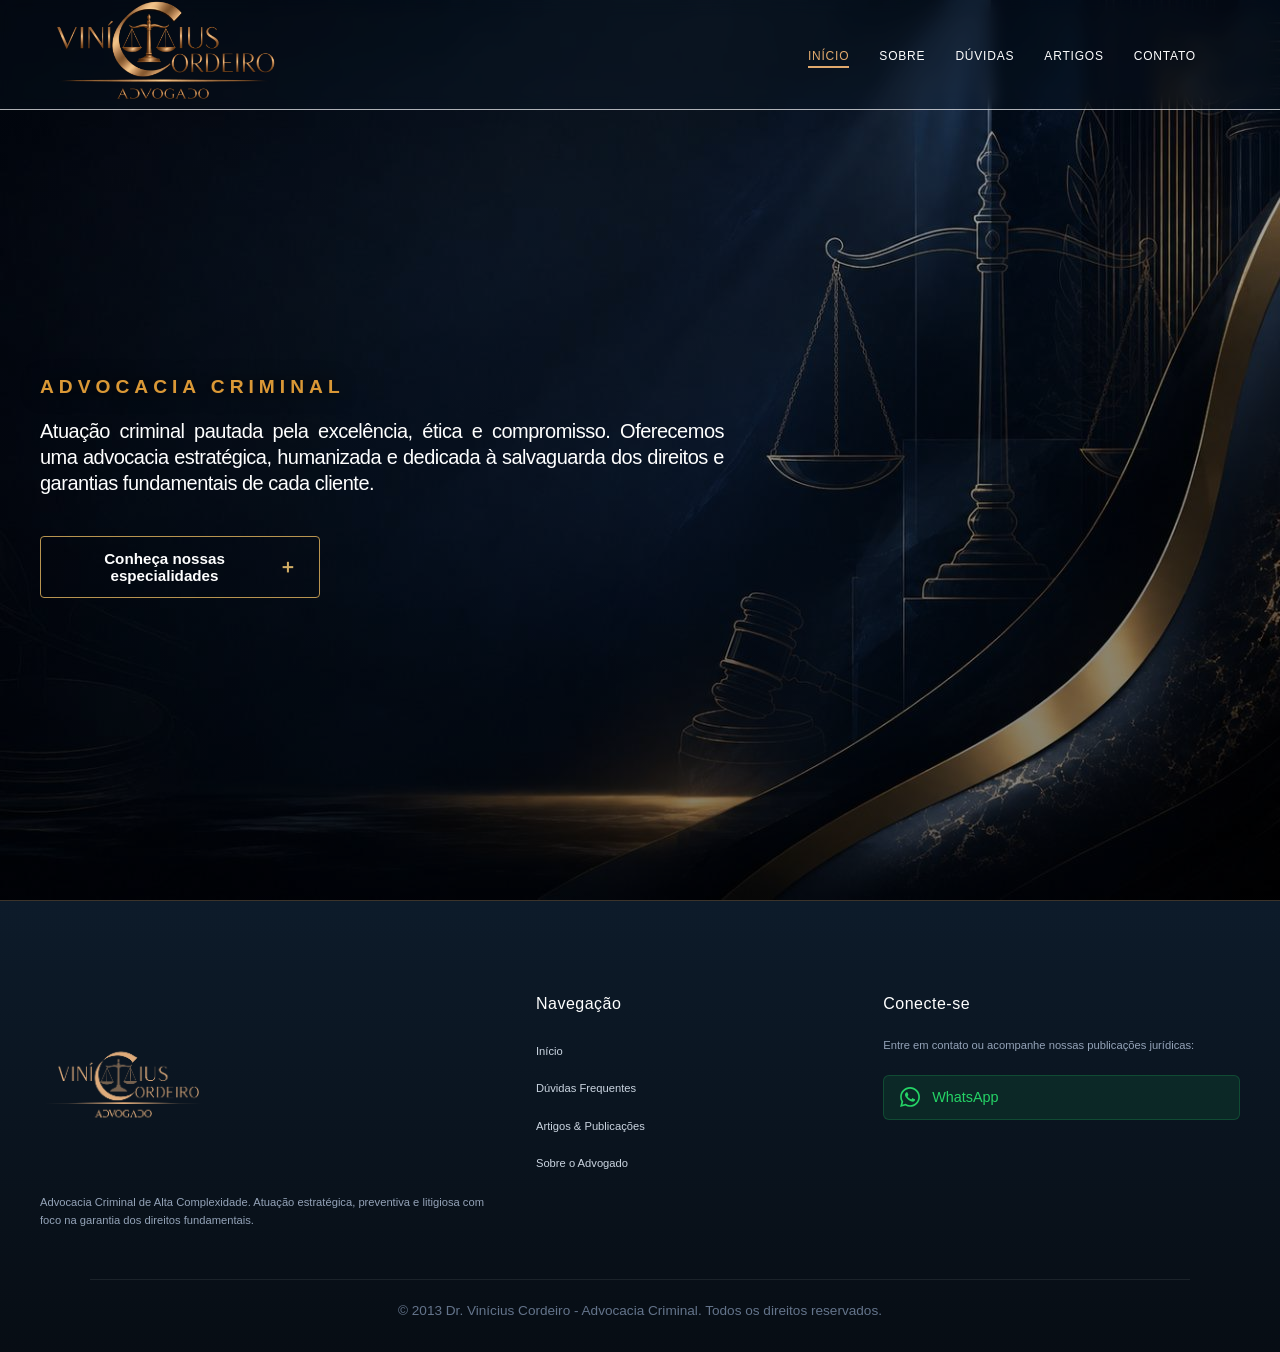
<file: index.html>
<!DOCTYPE html>
<html lang="pt-BR">
<head>
    <meta charset="UTF-8">
    <meta name="viewport" content="width=device-width, initial-scale=1.0">
    <title>Dr. Vinícius Cordeiro | Advocacia Criminal</title>
    <link rel="stylesheet" href="style.css">
</head>
<body>

 <!-- CABEÇALHO -->
<header class="site-header">
    <div class="header-container">

        <!-- LOGO -->
        <div class="logo">
            <a href="index.html">
                <img src="/img/logo-bronze.png"
                     alt="Dr. Vinícius Cordeiro">
            </a>
        </div>

        <!-- BOTÃO HAMBÚRGUER -->
        <button class="menu-toggle"
                id="menuToggle"
                aria-label="Abrir menu"
                aria-expanded="false"
                aria-controls="mainNav">
            <span></span>
            <span></span>
            <span></span>
        </button>

        <!-- MENU DE NAVEGAÇÃO -->
        <nav class="main-nav" id="mainNav">
            <ul>
                <li><a href="index.html" class="active">INÍCIO</a></li>
                <li><a href="sobre.html">SOBRE</a></li>
                <li><a href="duvidas.html">DÚVIDAS</a></li>
                <li><a href="artigos.html">ARTIGOS</a></li>
                <li><a href="contato.html">CONTATO</a></li>
            </ul>
        </nav>

    </div>
</header>
 
<!-- Seção Principal de Impacto com Imagem Normal -->

<section class="hero-institucional">
    <div class="hero-inner">

        <div class="hero-content-left">

            <span class="subtitulo-topo">ADVOCACIA CRIMINAL</span>

            <h1 class="titulo-principal-hero">
                Atuação criminal pautada pela excelência, ética e compromisso.
                Oferecemos uma advocacia estratégica, humanizada e dedicada
                à salvaguarda dos direitos e garantias fundamentais de cada cliente.
            </h1>

            <!-- BOTÃO DE ESPECIALIDADES -->
            <button class="btn-especialidades"
                    id="btnEspecialidades"
                    aria-expanded="false"
                    aria-controls="textoEspecialidades">
                Conheça nossas especialidades
                <span class="seta-especialidades">＋</span>
            </button>

            <!-- TEXTO QUE APARECE AO CLICAR -->
            <div class="especialidades-conteudo"
                 id="textoEspecialidades"
                 hidden>

                <p>
                    Especialistas em Direito Penal e Processo Penal, com atuação ampla
                    em inquéritos policiais, flagrantes, procedimentos investigatórios,
                    ações penais, audiências, recursos e execução penal. Prestamos
                    assessoria integral em flagrantes, pedidos de liberdade provisória,
                    habeas corpus, revogação de prisões preventivas e demais medidas
                    voltadas à tutela da liberdade individual.
                </p>

                <p>
                    Também dispomos de consultoria jurídica especializada em legislação
                    e regularização de armas de fogo, orientando em todas as etapas de
                    aquisição, registro, posse, porte e renovação de autorizações perante
                    os órgãos competentes.
                </p>

            </div>

        </div>

    </div>
</section>

    <!-- Rodapé Institucional -->
    <footer class="site-footer">
        <div class="footer-container">
            <!-- Coluna 1: Sobre & Identidade -->
            <div class="footer-col sobre">
                <img src="/img/vinicius-sf.png" alt="Dr. Vinícius Cordeiro" class="footer-logo">
                <p>Advocacia Criminal de Alta Complexidade. Atuação estratégica, preventiva e litigiosa com foco na garantia dos direitos fundamentais.</p>
            </div>

            <!-- Coluna 2: Navegação Rápida -->
            <div class="footer-col links">
                <h4>Navegação</h4>
                <ul>
                    <li><a href="index.html">Início</a></li>
                    <li><a href="duvidas.html">Dúvidas Frequentes</a></li>
                    <li><a href="artigos.html">Artigos & Publicações</a></li>
                    
                    <li><a href="sobre.html">Sobre o Advogado</a></li>
                    
                </ul>
            </div>

            <!-- Coluna 3: Redes Sociais & Contato Direto -->
            <div class="footer-col redes-contato">
                <h4>Conecte-se</h4>
                <p>Entre em contato ou acompanhe nossas publicações jurídicas:</p>

                <div class="social-links">
                    <a href="https://wa.me/5521976826080" target="_blank" class="social-btn whatsapp" title="WhatsApp Atendimento">
                        <svg width="20" height="20" fill="currentColor" viewBox="0 0 24 24"><path d="M.057 24l1.687-6.163c-1.041-1.804-1.588-3.849-1.587-5.946.003-6.556 5.338-11.891 11.893-11.891 3.181.001 6.167 1.24 8.413 3.488 2.245 2.248 3.481 5.236 3.48 8.414-.003 6.557-5.338 11.892-11.893 11.892-1.99-.001-3.951-.5-5.688-1.448l-6.305 1.654zm6.597-3.807c1.676.995 3.276 1.591 5.392 1.592 5.448 0 9.886-4.434 9.889-9.885.002-5.462-4.415-9.89-9.881-9.892-5.452 0-9.887 4.434-9.889 9.884-.001 2.225.651 3.891 1.746 5.634l-.999 3.648 3.742-.981zm11.387-5.464c-.074-.124-.272-.198-.57-.347-.297-.149-1.758-.868-2.031-.967-.272-.099-.47-.149-.669.149-.198.297-.768.967-.941 1.165-.173.198-.347.223-.644.074-.297-.149-1.255-.462-2.39-1.475-.883-.788-1.48-1.761-1.653-2.059-.173-.297-.018-.458.13-.606.134-.133.297-.347.446-.521.151-.172.2-.296.3-.495.099-.198.05-.372-.025-.521-.075-.148-.669-1.611-.916-2.206-.242-.579-.487-.501-.669-.51l-.57-.01c-.198 0-.52.074-.792.372s-1.04 1.016-1.04 2.479 1.065 2.876 1.213 3.074c.149.198 2.095 3.2 5.076 4.487.709.306 1.263.489 1.694.626.712.226 1.36.194 1.872.118.571-.085 1.758-.719 2.006-1.413.248-.695.248-1.29.173-1.414z"/></svg>
                        <span>WhatsApp</span>
                    </a>

                  

                </div>
            </div>
        </div>

        <!-- Direitos Autorais e Barra Inferior -->
        <div class="footer-bottom">
            <p>&copy; 2013 Dr. Vinícius Cordeiro - Advocacia Criminal. Todos os direitos reservados.</p>
        </div>
    </footer>

    <script src="script.js"></script>
</body>
</html>
</file>
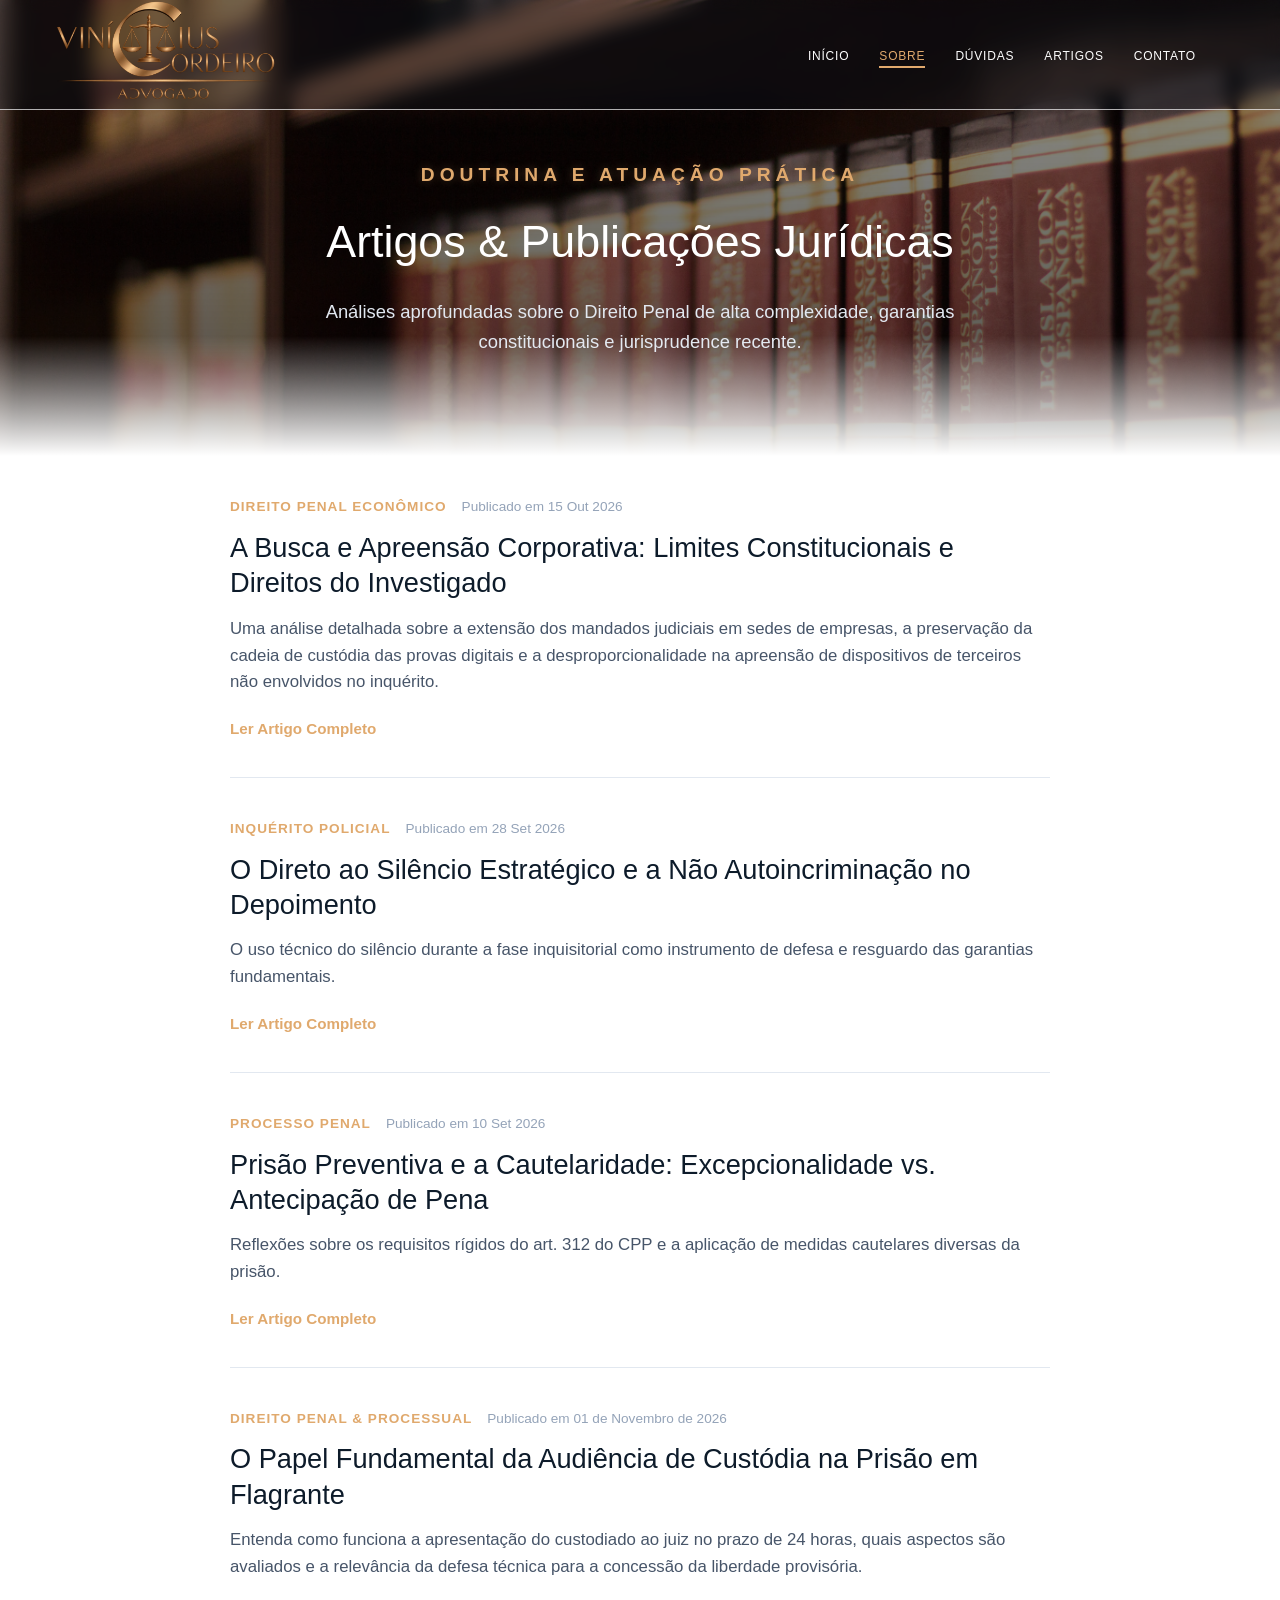
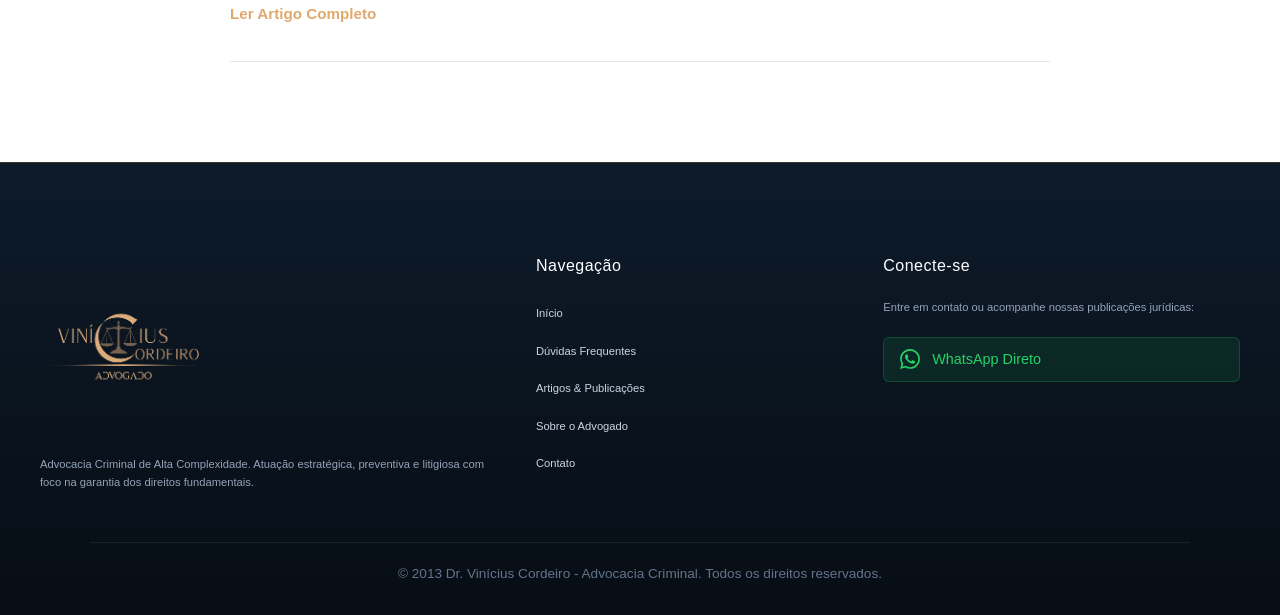
<file: artigos.html>
<!DOCTYPE html>
<html lang="pt-BR">
<head>
    <meta charset="UTF-8">
    <meta name="viewport" content="width=device-width, initial-scale=1.0">
    <title>Artigos & Análises | Dr. Vinícius Cordeiro - Advocacia Criminal</title>
    <link rel="stylesheet" href="style.css">
</head>
<body>

   <!-- Cabeçalho Fixo e Transparente -->
<header class="site-header">
    <div class="header-container">

        <!-- LOGO -->
        <div class="logo">
            <a href="index.html">
                <img src="/img/logo-bronze.png"
                     alt="Dr. Vinícius Cordeiro">
            </a>
        </div>

        <!-- BOTÃO HAMBÚRGUER -->
        <button class="menu-toggle"
                id="menuToggle"
                aria-label="Abrir menu"
                aria-expanded="false"
                aria-controls="mainNav">
            <span></span>
            <span></span>
            <span></span>
        </button>

        <!-- MENU -->
        <nav class="main-nav" id="mainNav">
            <ul>
                <li><a href="index.html">INÍCIO</a></li>
                <li><a href="sobre.html" class="active">SOBRE</a></li>
                <li><a href="duvidas.html">DÚVIDAS</a></li>
                <li><a href="artigos.html">ARTIGOS</a></li>
                <li><a href="contato.html">CONTATO</a></li>
            </ul>
        </nav>

    </div>
</header>

    <!-- Capa Hero com Imagem (Estilo Padronizado) -->
    <section class="hero-artigos">
        <div class="hero-artigos-content">
            <span class="subtitulo-topo">DOUTRINA E ATUAÇÃO PRÁTICA</span>
            <h1>Artigos & Publicações Jurídicas</h1>
            <p>Análises aprofundadas sobre o Direito Penal de alta complexidade, garantias constitucionais e jurisprudence recente.</p>
        </div>
    </section>

    <!-- Conteúdo Principal de Artigos -->
    <main class="artigos-container">
        
        <!-- Artigo 1 -->
        <article class="artigo-card">
            <div class="artigo-meta">
                <span class="artigo-categoria">Direito Penal Econômico</span>
                <span class="artigo-data">Publicado em 15 Out 2026</span>
            </div>
            <h2>A Busca e Apreensão Corporativa: Limites Constitucionais e Direitos do Investigado</h2>
            <p class="artigo-resumo">
                Uma análise detalhada sobre a extensão dos mandados judiciais em sedes de empresas, a preservação da cadeia de custódia das provas digitais e a desproporcionalidade na apreensão de dispositivos de terceiros não envolvidos no inquérito.
            </p>
            <div class="artigo-full-content" id="artigo-1">
                <p>A execução de mandados de busca e apreensão em ambientes corporativos exige estrita observância aos limites traçados pela ordem judicial e pela Constituição Federal. Excessos cometidos por agentes policiais, como a apreensão genérica de servidores contendo dados sigilosos sem relação com o objeto da investigação, violam os princípios da proporcionalidade e do devido processo legal.</p>
                <p>Nesses cenários, a intervenção imediata da defesa visa delimitar o escopo da diligência, resguardar segredos industriais e garantir a cópia forense dos dados indispensáveis à manutenção das atividades da empresa, contestando a nulidade de provas colhidas mediante desvio de finalidade.</p>
            </div>
            <button class="btn-ler-mais" onclick="toggleArtigo(this)">Ler Artigo Completo</button>
        </article>

        <!-- Artigo 2 -->
        <article class="artigo-card">
            <div class="artigo-meta">
                <span class="artigo-categoria">Inquérito Policial</span>
                <span class="artigo-data">Publicado em 28 Set 2026</span>
            </div>
            <h2>O Direto ao Silêncio Estratégico e a Não Autoincriminação no Depoimento</h2>
            <p class="artigo-resumo">
                O uso técnico do silêncio durante a fase inquisitorial como instrumento de defesa e resguardo das garantias fundamentais.
            </p>
            <div class="artigo-full-content" id="artigo-2">
                <p>Previsto no artigo 5º, LXIII, da Constituição Federal, o privilégio contra a autoincriminação (*nemo tenetur se detegere*) garante ao investigado o direito inalienável de permanecer em silêncio durante o interrogatório, sem que disso decorra qualquer presunção de culpa ou prejuízo processual.</p>
                <p>Na prática criminal, o silêncio não significa omissão, mas sim um movimento tático essencial enquanto a defesa não obtiver acesso pleno à totalidade dos elementos de prova já documentados no inquérito policial.</p>
            </div>
            <button class="btn-ler-mais" onclick="toggleArtigo(this)">Ler Artigo Completo</button>
        </article>

        <!-- Artigo 3 -->
        <article class="artigo-card">
            <div class="artigo-meta">
                <span class="artigo-categoria">Processo Penal</span>
                <span class="artigo-data">Publicado em 10 Set 2026</span>
            </div>
            <h2>Prisão Preventiva e a Cautelaridade: Excepcionalidade vs. Antecipação de Pena</h2>
            <p class="artigo-resumo">
                Reflexões sobre os requisitos rígidos do art. 312 do CPP e a aplicação de medidas cautelares diversas da prisão.
            </p>
            <div class="artigo-full-content" id="artigo-3">
                <p>A prisão preventiva no ordenamento jurídico brasileiro é medida de extrema exceção. Deve estar fundamentada em fatos contemporâneos e concretos que demonstrem o perigo gerado pelo estado de liberdade do imputado.</p>
                <p>A defesa técnica atua para demonstrar a ausência dos requisitos de cautelaridade, pleiteando a aplicação de medidas alternativas — como monitoramento eletrônico, proibição de ausentar-se da comarca e recolhimento domiciliar —, evitando a conversão indevida da custódia cautelar em cumprimento antecipado de pena.</p>
            </div>
            <button class="btn-ler-mais" onclick="toggleArtigo(this)">Ler Artigo Completo</button>
        </article>
       <!-- Artigo 4 -->
        <article class="artigo-card">
            <div class="artigo-meta">
                <span class="artigo-categoria">Direito Penal & Processual</span>
                <span class="artigo-data">Publicado em 01 de Novembro de 2026</span>
            </div>
            <h2>O Papel Fundamental da Audiência de Custódia na Prisão em Flagrante</h2>
            <p class="artigo-resumo">
                Entenda como funciona a apresentação do custodiado ao juiz no prazo de 24 horas, quais aspectos são avaliados e a relevância da defesa técnica para a concessão da liberdade provisória.
            </p>
            <!-- ADICIONADO O id="artigo-4" AQUI EM BAIXO -->
            <div class="artigo-full-content" id="artigo-4">
                <p>A prisão em flagrante é uma das medidas mais invasivas do ordenamento jurídico brasileiro, pois priva o indivíduo de sua liberdade antes mesmo do devido processo legal ou de qualquer condenação definitiva. Diante dessa severidade, a <strong>Audiência de Custódia</strong> consolida-se como a principal garantia fundamental de proteção contra arbitrariedades no momento da prisão.</p>
                
                <p>Instituída no Brasil em observância aos tratados internacionais de direitos humanos e formalizada pelo Código de Processo Penal no âmbito do Pacote Anticrime, a audiência de custódia determina que <strong>toda pessoa presa em flagrante deve ser apresentada a um juiz no prazo máximo de 24 horas</strong>.</p>

                <h4>O que é avaliado na Audiência de Custódia?</h4>
                <p>É fundamental esclarecer que a audiência de custódia não se destina a julgar se a pessoa é culpada ou inocente. O objetivo do ato processual restringe-se a analisar a legalidade da prisão e a necessidade de manutenção da medida extrema.</p>
                <p>Na ocasião, a autoridade judicial examinará precipuamente a legalidade formal do flagrante, a integridade física e psíquica do custodiado (verificando eventuais abusos) e a possibilidade de concessão de liberdade provisória, com ou sem a imposição de medidas cautelares alternativas.</p>

                <h4>A Importância Absoluta da Defesa Técnica Especializada</h4>
                <p>O momento que antecede a audiência de custódia é crítico e decisivo. A atuação imediata de um advogado criminalista nas primeiras 24 horas faz toda a diferença para demonstrar residência fixa, ocupação lícita e pleitear a imediata restituição da liberdade do indivíduo perante o magistrado.</p>
            </div>
            <button class="btn-ler-mais" onclick="toggleArtigo(this)">Ler Artigo Completo</button>
        </article>
    </main>
    <!-- Rodapé Institucional -->
    <footer class="site-footer">
        <div class="footer-container">
            <!-- Coluna 1: Sobre & Identidade -->
            <div class="footer-col sobre">
                <img src="/img/vinicius-sf.png" alt="Dr. Vinícius Cordeiro" class="footer-logo">
                <p>Advocacia Criminal de Alta Complexidade. Atuação estratégica, preventiva e litigiosa com foco na garantia dos direitos fundamentais.</p>
            </div>

            <!-- Coluna 2: Navegação Rápida -->
            <div class="footer-col links">
                <h4>Navegação</h4>
                <ul>
                    <li><a href="index.html">Início</a></li>
                    <li><a href="duvidas.html">Dúvidas Frequentes</a></li>
                    <li><a href="artigos.html">Artigos & Publicações</a></li>
                    <li><a href="sobre.html">Sobre o Advogado</a></li>
                    <li><a href="contato.html">Contato</a></li>
                    
                </ul>
            </div>

            <!-- Coluna 3: Redes Sociais & Contato Direto -->
            <div class="footer-col redes-contato">
                <h4>Conecte-se</h4>
                <p>Entre em contato ou acompanhe nossas publicações jurídicas:</p>

                <div class="social-links">
                    <a href="https://wa.me/5521976826080" target="_blank" class="social-btn whatsapp" title="WhatsApp Atendimento">
                        <svg width="20" height="20" fill="currentColor" viewBox="0 0 24 24"><path d="M.057 24l1.687-6.163c-1.041-1.804-1.588-3.849-1.587-5.946.003-6.556 5.338-11.891 11.893-11.891 3.181.001 6.167 1.24 8.413 3.488 2.245 2.248 3.481 5.236 3.48 8.414-.003 6.557-5.338 11.892-11.893 11.892-1.99-.001-3.951-.5-5.688-1.448l-6.305 1.654zm6.597-3.807c1.676.995 3.276 1.591 5.392 1.592 5.448 0 9.886-4.434 9.889-9.885.002-5.462-4.415-9.89-9.881-9.892-5.452 0-9.887 4.434-9.889 9.884-.001 2.225.651 3.891 1.746 5.634l-.999 3.648 3.742-.981zm11.387-5.464c-.074-.124-.272-.198-.57-.347-.297-.149-1.758-.868-2.031-.967-.272-.099-.47-.149-.669.149-.198.297-.768.967-.941 1.165-.173.198-.347.223-.644.074-.297-.149-1.255-.462-2.39-1.475-.883-.788-1.48-1.761-1.653-2.059-.173-.297-.018-.458.13-.606.134-.133.297-.347.446-.521.151-.172.2-.296.3-.495.099-.198.05-.372-.025-.521-.075-.148-.669-1.611-.916-2.206-.242-.579-.487-.501-.669-.51l-.57-.01c-.198 0-.52.074-.792.372s-1.04 1.016-1.04 2.479 1.065 2.876 1.213 3.074c.149.198 2.095 3.2 5.076 4.487.709.306 1.263.489 1.694.626.712.226 1.36.194 1.872.118.571-.085 1.758-.719 2.006-1.413.248-.695.248-1.29.173-1.414z"/></svg>
                        <span>WhatsApp Direto</span>
                    </a>

                    

                    
                </div>
            </div>
        </div>

        <!-- Direitos Autorais e Barra Inferior -->
        <div class="footer-bottom">
            <p>&copy; 2013 Dr. Vinícius Cordeiro - Advocacia Criminal. Todos os direitos reservados.</p>
        </div>
    </footer>

    <!-- Script separado -->
    <script src="script.js"></script>
</body>
</html>
</file>
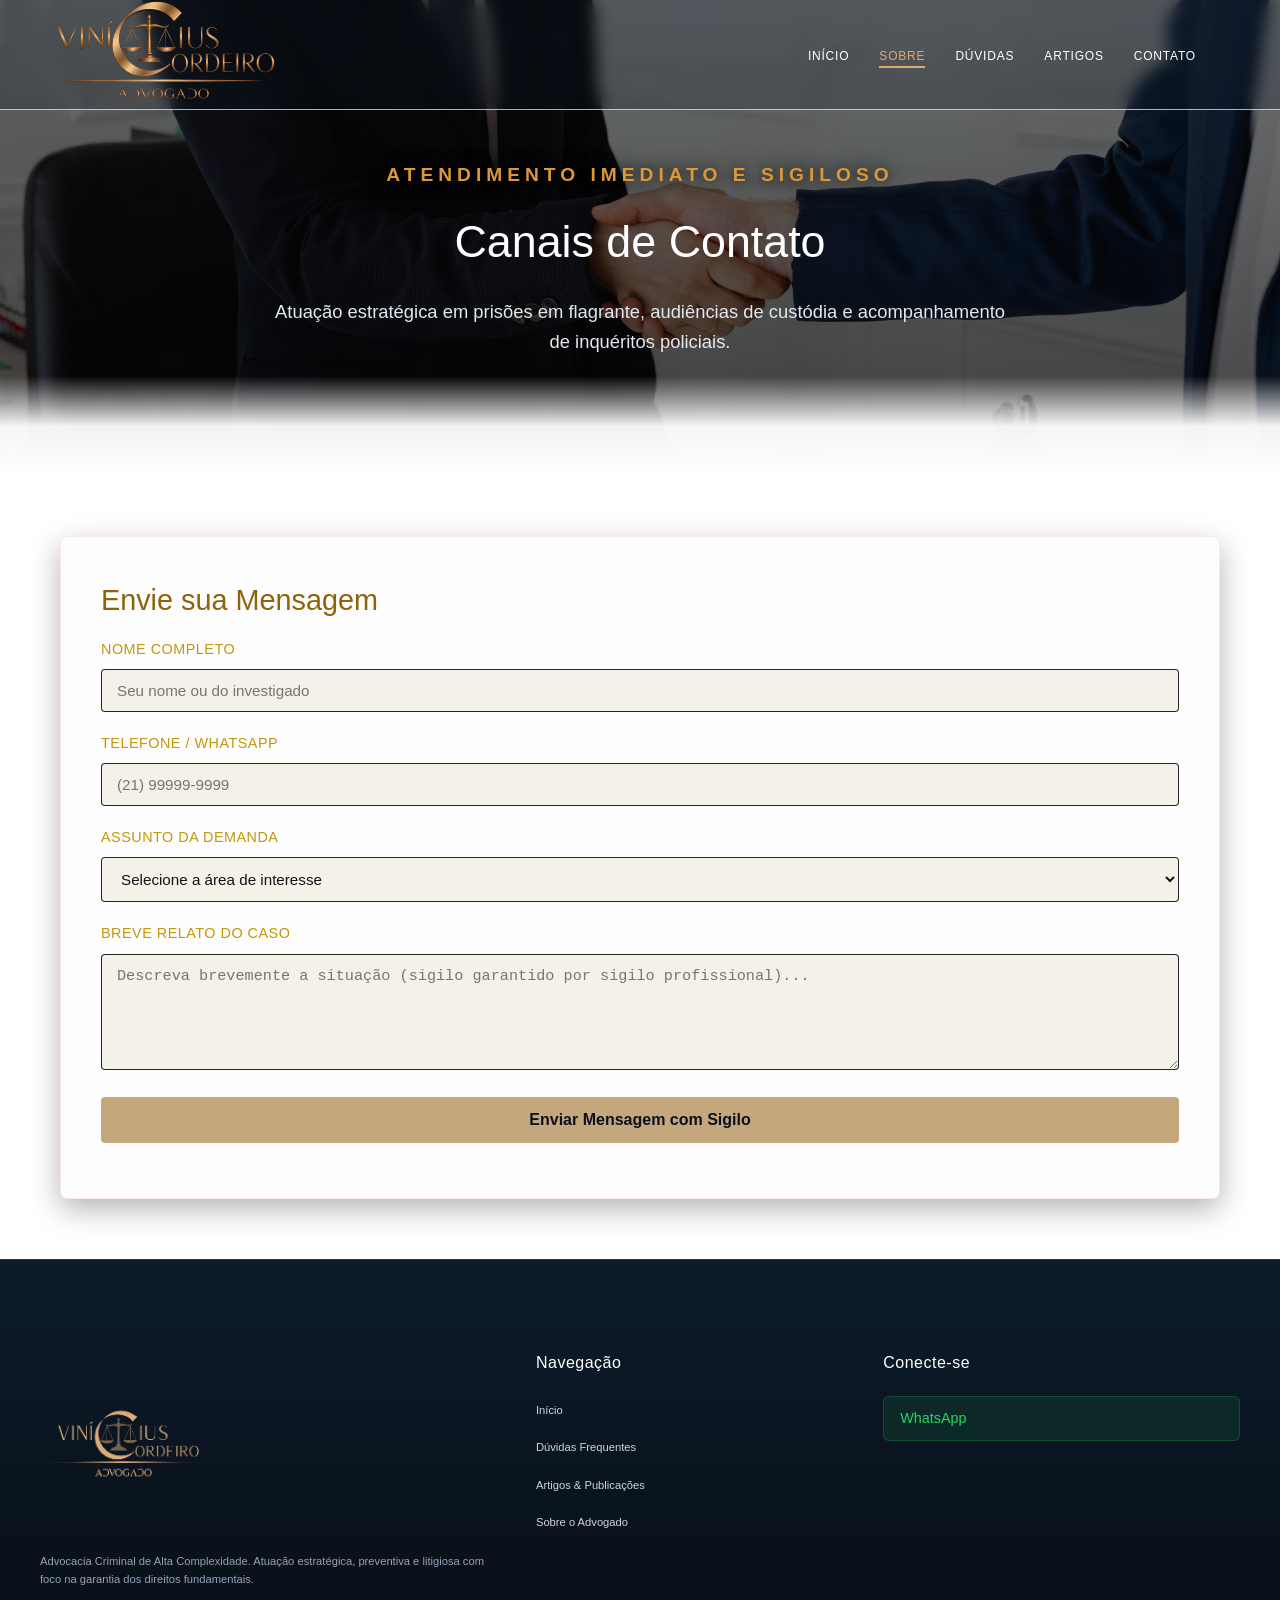
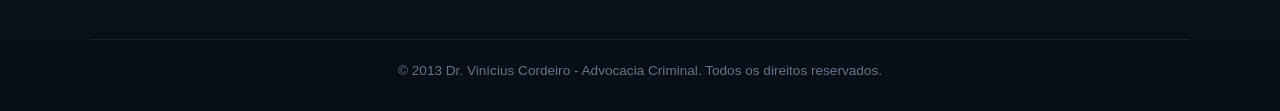
<file: contato.html>
<!DOCTYPE html>
<html lang="pt-BR">
<head>
    <meta charset="UTF-8">
    <meta name="viewport" content="width=device-width, initial-scale=1.0">
    <title>Contato & Atendimento | Dr. Vinícius Cordeiro - Advocacia Criminal</title>
    <link rel="stylesheet" href="style.css">
</head>
<body>

 <!-- Cabeçalho Fixo e Transparente -->
<header class="site-header">
    <div class="header-container">

        <!-- LOGO -->
        <div class="logo">
            <a href="index.html">
                <img src="/img/logo-bronze.png"
                     alt="Dr. Vinícius Cordeiro">
            </a>
        </div>

        <!-- BOTÃO HAMBÚRGUER -->
        <button class="menu-toggle"
                id="menuToggle"
                aria-label="Abrir menu"
                aria-expanded="false"
                aria-controls="mainNav">
            <span></span>
            <span></span>
            <span></span>
        </button>

        <!-- MENU -->
        <nav class="main-nav" id="mainNav">
            <ul>
                <li><a href="index.html">INÍCIO</a></li>
                <li><a href="sobre.html" class="active">SOBRE</a></li>
                <li><a href="duvidas.html">DÚVIDAS</a></li>
                <li><a href="artigos.html">ARTIGOS</a></li>
                <li><a href="contato.html">CONTATO</a></li>
            </ul>
        </nav>

    </div>
</header>

    <section class="hero-contato">
    <div class="hero-artigos-content">
        <span class="subtitulo-topo">ATENDIMENTO IMEDIATO E SIGILOSO</span>
        <h1>Canais de Contato</h1>
        <p>Atuação estratégica em prisões em flagrante, audiências de custódia e acompanhamento de inquéritos policiais.</p>
    </div>
</section>

    <!-- Seção Principal de Contato -->
    <main class="contato-container">
        


            <!-- Coluna da Direita: Formulário de Contato Seguro -->
            <div class="contato-form-wrapper">
                <h2>Envie sua Mensagem</h2>
                <form id="form-contato" onsubmit="enviarMensagemContato(event)">
                    
                    <div class="form-group">
                        <label for="nome">Nome Completo</label>
                        <input type="text" id="nome" required placeholder="Seu nome ou do investigado">
                    </div>

                    <div class="form-group">
                        <label for="telefone">Telefone / WhatsApp</label>
                        <input type="tel" id="telefone" required placeholder="(21) 99999-9999">
                    </div>

                    <div class="form-group">
                        <label for="assunto">Assunto da Demanda</label>
                        <select id="assunto" required>
                            <option value="" disabled selected>Selecione a área de interesse</option>
                            <option value="Flagrante / Plantão">Prisão em Flagrante / Plantão 24h</option>
                            <option value="Audiência de Custódia">Audiência de Custódia</option>
                            <option value="Inquérito Policial">Acompanhamento em Inquérito</option>
                            <option value="Defesa em Ação Penal">Defesa em Ação Penal</option>
                            <option value="Armas de Fogo">Consultoria sobre Armas de Fogo</option>
                            <option value="Outros">Outros Assuntos</option>
                        </select>
                    </div>

                    <div class="form-group">
                        <label for="mensagem">Breve Relato do Caso</label>
                        <textarea id="mensagem" rows="5" required placeholder="Descreva brevemente a situação (sigilo garantido por sigilo profissional)..."></textarea>
                    </div>

                    <button type="submit" class="btn-enviar-mensagem">Enviar Mensagem com Sigilo</button>
                    
                    <div id="mensagem-retorno" style="margin-top: 15px;"></div>
                </form>
            </div>

        </div>
        

    </main>
    

    <!-- Rodapé Institucional -->
    <footer class="site-footer">
        <div class="footer-container">
            <div class="footer-col sobre">
                <img src="/img/vinicius-sf.png" alt="Dr. Vinícius Cordeiro" class="footer-logo">
                <p>Advocacia Criminal de Alta Complexidade. Atuação estratégica, preventiva e litigiosa com foco na garantia dos direitos fundamentais.</p>
            </div>

            <div class="footer-col links">
                <h4>Navegação</h4>
                <ul>
                    <li><a href="index.html">Início</a></li>
                    <li><a href="duvidas.html">Dúvidas Frequentes</a></li>
                    <li><a href="artigos.html">Artigos & Publicações</a></li>
                    <li><a href="sobre.html">Sobre o Advogado</a></li>
                    
                </ul>
            </div>

            <div class="footer-col redes-contato">
                <h4>Conecte-se</h4>
                <div class="social-links">
                    <a href="https://wa.me/5521976826080" target="_blank" class="social-btn whatsapp">WhatsApp</a>
                </div>
            </div>
        </div>
        <div class="footer-bottom">
            <p>&copy; 2013 Dr. Vinícius Cordeiro - Advocacia Criminal. Todos os direitos reservados.</p>
        </div>
    </footer>

    <script src="script.js"></script>
</body>
</html>
</file>
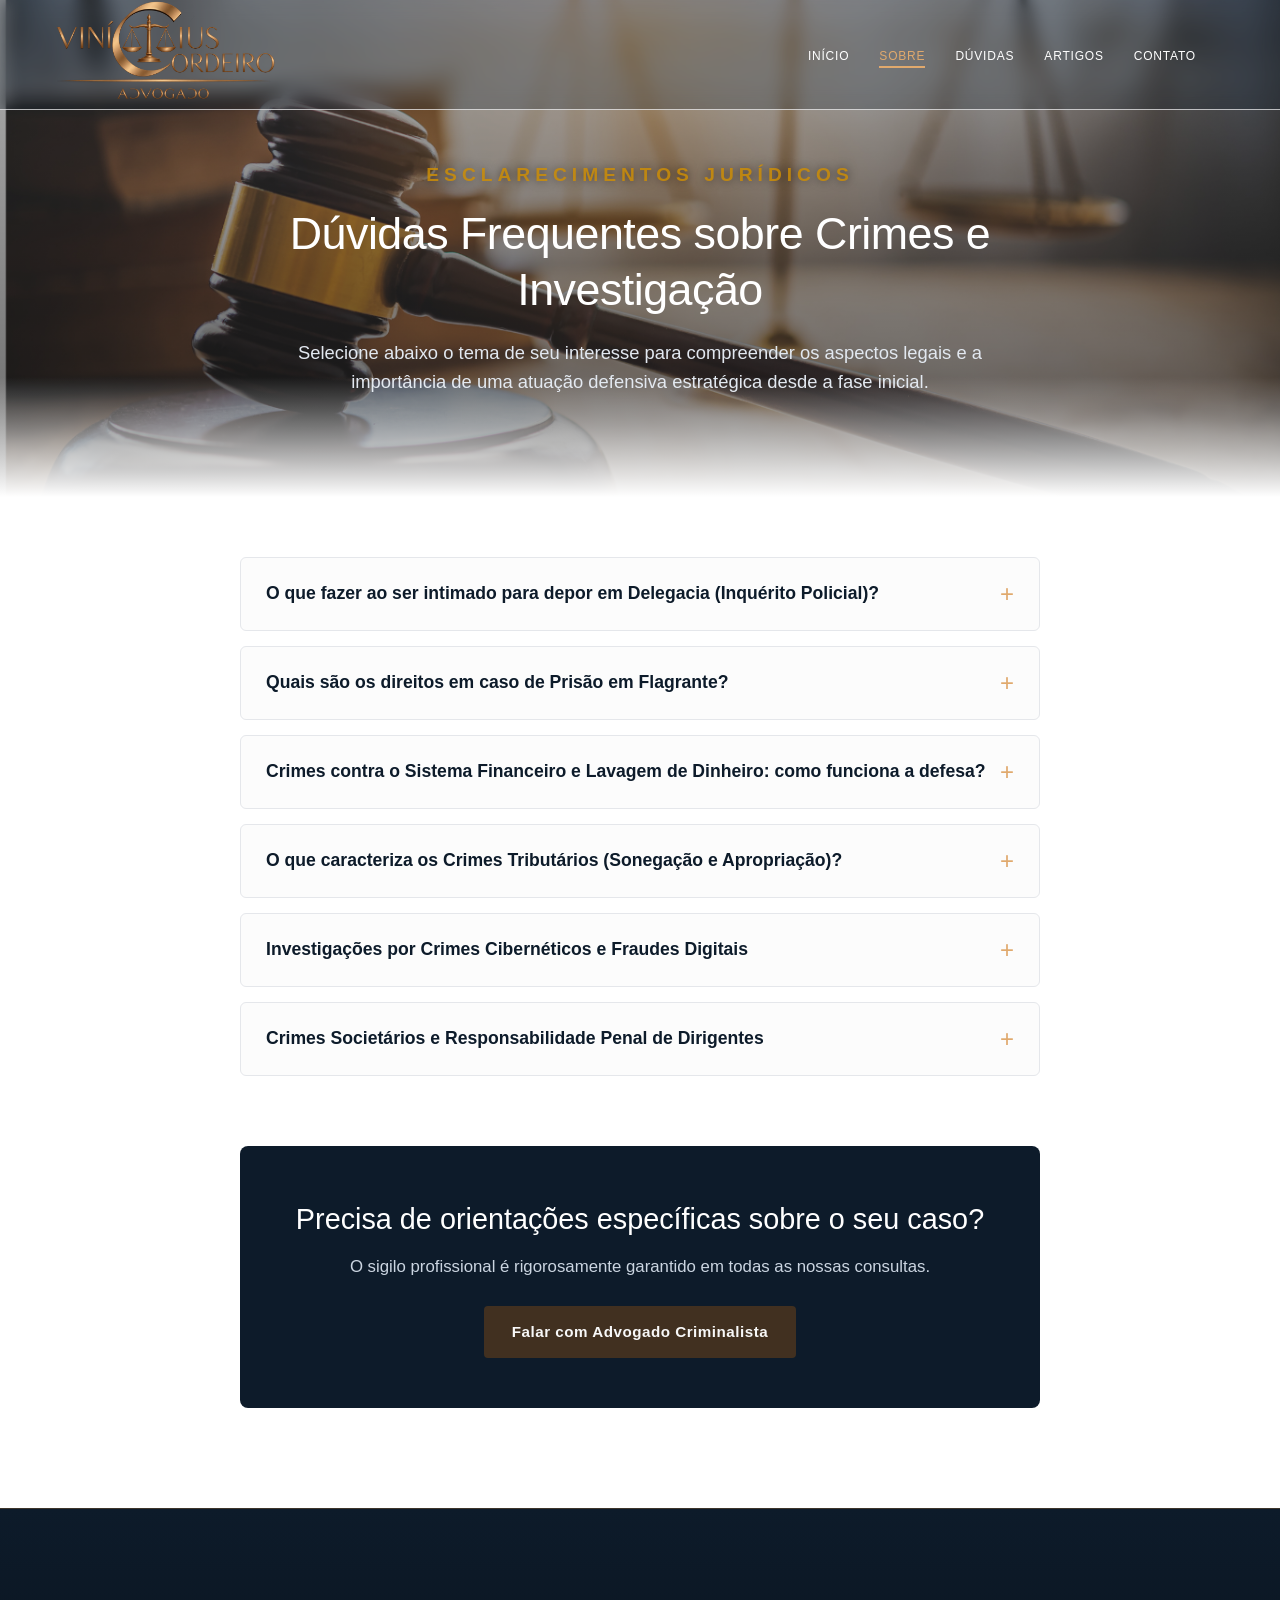
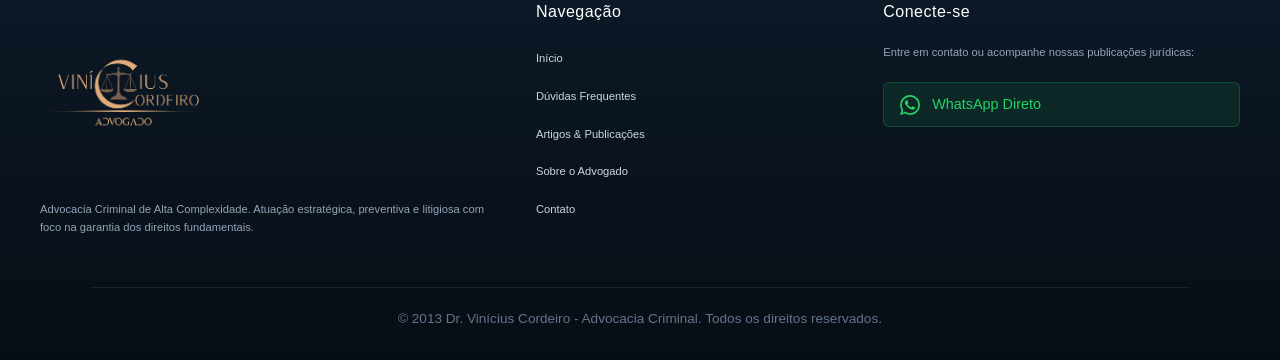
<file: duvidas.html>
<!DOCTYPE html>
<html lang="pt-BR">
<head>
    <meta charset="UTF-8">
    <meta name="viewport" content="width=device-width, initial-scale=1.0">
    <title>Dúvidas Frequentes | Dr. Vinícius Cordeiro - Advocacia Criminal</title>
    <link rel="stylesheet" href="style.css">
</head>
<body>

<!-- Cabeçalho Fixo e Transparente -->
<header class="site-header">
    <div class="header-container">

        <!-- LOGO -->
        <div class="logo">
            <a href="index.html">
                <img src="/img/logo-bronze.png"
                     alt="Dr. Vinícius Cordeiro">
            </a>
        </div>

        <!-- BOTÃO HAMBÚRGUER -->
        <button class="menu-toggle"
                id="menuToggle"
                aria-label="Abrir menu"
                aria-expanded="false"
                aria-controls="mainNav">
            <span></span>
            <span></span>
            <span></span>
        </button>

        <!-- MENU -->
        <nav class="main-nav" id="mainNav">
            <ul>
                <li><a href="index.html">INÍCIO</a></li>
                <li><a href="sobre.html" class="active">SOBRE</a></li>
                <li><a href="duvidas.html">DÚVIDAS</a></li>
                <li><a href="artigos.html">ARTIGOS</a></li>
                <li><a href="contato.html">CONTATO</a></li>
            </ul>
        </nav>

    </div>
</header>
    <!-- Capa Hero com Imagem (Estilo Página Inicial) -->
    <section class="hero-duvidas">
        <div class="hero-duvidas-content">
            <span class="subtitulo-topo">ESCLARECIMENTOS JURÍDICOS</span>
            <h1>Dúvidas Frequentes sobre Crimes e Investigação</h1>
            <p>Selecione abaixo o tema de seu interesse para compreender os aspectos legais e a importância de uma atuação defensiva estratégica desde a fase inicial.</p>
        </div>
    </section>

    <!-- Conteúdo do Acordeão de Dúvidas -->
    <main class="faq-page-container">
        <div class="accordion-container">
            <!-- Item 1 -->
            <div class="accordion-item">
                <button class="accordion-header">
                    <span>O que fazer ao ser intimado para depor em Delegacia (Inquérito Policial)?</span>
                    <span class="icon">+</span>
                </button>
                <div class="accordion-body">
                    <div class="accordion-content">
                        <p>O inquérito policial é o momento mais crítico de uma persecução penal. Comparecer desacompanhado de advogado ou sem uma estratégia defensiva prévia pode comprometer todo o caso. O recomendado é acionar um advogado criminalista imediatamente para ter acesso aos autos, analisar se há sigilo e preparar o depoimento, garantindo que o investigado exerça seu direito ao silêncio estratégico caso necessário, sem que isso seja usado em seu prejuízo.</p>
                    </div>
                </div>
            </div>

            <!-- Item 2 -->
            <div class="accordion-item">
                <button class="accordion-header">
                    <span>Quais são os direitos em caso de Prisão em Flagrante?</span>
                    <span class="icon">+</span>
                </button>
                <div class="accordion-body">
                    <div class="accordion-content">
                        <p>Todo cidadão preso em flagrante possui o direito constitucional de permanecer em silêncio, de falar imediatamente com sua família ou advogado e de ser tratado com respeito à sua integridade física e moral. A autoridade policial tem o prazo de 24 horas para encaminhar o preso à Audiência de Custódia, onde o juiz avaliará a legalidade da prisão e a possibilidade de concessão de liberdade provisória (com ou sem medidas cautelares) ou relaxamento da prisão se houver ilegalidade.</p>
                    </div>
                </div>
            </div>

            <!-- Item 3 -->
            <div class="accordion-item">
                <button class="accordion-header">
                    <span>Crimes contra o Sistema Financeiro e Lavagem de Dinheiro: como funciona a defesa?</span>
                    <span class="icon">+</span>
                </button>
                <div class="accordion-body">
                    <div class="accordion-content">
                        <p>Estes crimes envolvem investigações complexas que geralmente cruzam dados bancários, quebra de sigilo fiscal e cooperação internacional. A defesa exige uma análise contábil-forense rigorosa para demonstrar a licitude da origem dos valores, a ausência de dolo (intenção de ocultar) e a inépcia de acusações genéricas formuladas pelo Ministério Público.</p>
                    </div>
                </div>
            </div>

            <!-- Item 4 -->
            <div class="accordion-item">
                <button class="accordion-header">
                    <span>O que caracteriza os Crimes Tributários (Sonegação e Apropriação)?</span>
                    <span class="icon">+</span>
                </button>
                <div class="accordion-body">
                    <div class="accordion-content">
                        <p>No âmbito tributário, a discussão penal frequentemente se cruza com a esfera administrativa da Receita Federal. O pagamento ou o parcelamento do débito tributário antes do recebimento da denúncia extingue a punibilidade nos crimes de sonegação. Nossa atuação foca na suspensão de ações penais prematuras, auditoria dos lançamentos fiscais e comprovação de boa-fé empresarial.</p>
                    </div>
                </div>
            </div>

            <!-- Item 5 -->
            <div class="accordion-item">
                <button class="accordion-header">
                    <span>Investigações por Crimes Cibernéticos e Fraudes Digitais</span>
                    <span class="icon">+</span>
                </button>
                <div class="accordion-body">
                    <div class="accordion-content">
                        <p>Com o avanço das operações policiais focadas em fraudes eletrônicas, invasão de dispositivos e estelionato digital, muitas pessoas e empresas são alvos de mandados de busca e apreensão de celulares e computadores. A defesa atua na restituição de bens apreendidos injustamente, na contestação de laudos periciais de informática e na comprovação de que o cliente foi vítima de clonagem ou uso indevido de sua identidade digital.</p>
                    </div>
                </div>
            </div>

            <!-- Item 6 -->
            <div class="accordion-item">
                <button class="accordion-header">
                    <span>Crimes Societários e Responsabilidade Penal de Dirigentes</span>
                    <span class="icon">+</span>
                </button>
                <div class="accordion-body">
                    <div class="accordion-content">
                        <p>Gestores, diretores e conselheiros muitas vezes respondem criminalmente por atos praticados no âmbito de empresas (como crimes ambientais, falimentares ou contra a ordem econômica). A defesa criminal corporativa fundamenta-se na demonstração da divisão de tarefas dentro da empresa, ausência de poder de comando direto sobre o ato questionado e na estrita legalidade da governança corporativa adotada.</p>
                    </div>
                </div>
            </div>
        </div>

        <!-- Chamada para Ação no Final -->
        <div class="faq-cta">
            <h3>Precisa de orientações específicas sobre o seu caso?</h3>
            <p>O sigilo profissional é rigorosamente garantido em todas as nossas consultas.</p>
            <a href="https://wa.me/5521976826080" target="_blank" class="btn-institucional-primary">Falar com Advogado Criminalista</a>
        </div>
    </main>
    <!-- Rodapé Institucional -->
    <footer class="site-footer">
        <div class="footer-container">
            <!-- Coluna 1: Sobre & Identidade -->
            <div class="footer-col sobre">
                <img src="/img/vinicius-sf.png" alt="Dr. Vinícius Cordeiro" class="footer-logo">
                <p>Advocacia Criminal de Alta Complexidade. Atuação estratégica, preventiva e litigiosa com foco na garantia dos direitos fundamentais.</p>
            </div>

            <!-- Coluna 2: Navegação Rápida -->
            <div class="footer-col links">
                <h4>Navegação</h4>
                <ul>
                    <li><a href="index.html">Início</a></li>
                    <li><a href="duvidas.html">Dúvidas Frequentes</a></li>
                    <li><a href="artigos.html">Artigos & Publicações</a></li>
                    
                    <li><a href="sobre.html">Sobre o Advogado</a></li>
                    <li><a href="contato.html">Contato</a></li>
                    
                </ul>
            </div>

            <!-- Coluna 3: Redes Sociais & Contato Direto -->
            <div class="footer-col redes-contato">
                <h4>Conecte-se</h4>
                <p>Entre em contato ou acompanhe nossas publicações jurídicas:</p>

                <div class="social-links">
                    <a href="https://wa.me/5521976826080" target="_blank" class="social-btn whatsapp" title="WhatsApp Atendimento">
                        <svg width="20" height="20" fill="currentColor" viewBox="0 0 24 24"><path d="M.057 24l1.687-6.163c-1.041-1.804-1.588-3.849-1.587-5.946.003-6.556 5.338-11.891 11.893-11.891 3.181.001 6.167 1.24 8.413 3.488 2.245 2.248 3.481 5.236 3.48 8.414-.003 6.557-5.338 11.892-11.893 11.892-1.99-.001-3.951-.5-5.688-1.448l-6.305 1.654zm6.597-3.807c1.676.995 3.276 1.591 5.392 1.592 5.448 0 9.886-4.434 9.889-9.885.002-5.462-4.415-9.89-9.881-9.892-5.452 0-9.887 4.434-9.889 9.884-.001 2.225.651 3.891 1.746 5.634l-.999 3.648 3.742-.981zm11.387-5.464c-.074-.124-.272-.198-.57-.347-.297-.149-1.758-.868-2.031-.967-.272-.099-.47-.149-.669.149-.198.297-.768.967-.941 1.165-.173.198-.347.223-.644.074-.297-.149-1.255-.462-2.39-1.475-.883-.788-1.48-1.761-1.653-2.059-.173-.297-.018-.458.13-.606.134-.133.297-.347.446-.521.151-.172.2-.296.3-.495.099-.198.05-.372-.025-.521-.075-.148-.669-1.611-.916-2.206-.242-.579-.487-.501-.669-.51l-.57-.01c-.198 0-.52.074-.792.372s-1.04 1.016-1.04 2.479 1.065 2.876 1.213 3.074c.149.198 2.095 3.2 5.076 4.487.709.306 1.263.489 1.694.626.712.226 1.36.194 1.872.118.571-.085 1.758-.719 2.006-1.413.248-.695.248-1.29.173-1.414z"/></svg>
                        <span>WhatsApp Direto</span>
                    </a>

                    

                </div>
            </div>
        </div>

        <!-- Direitos Autorais e Barra Inferior -->
        <div class="footer-bottom">
            <p>&copy; 2013 Dr. Vinícius Cordeiro - Advocacia Criminal. Todos os direitos reservados.</p>
        </div>
    </footer>

    <!-- Script separado para controle do acordeão -->
    <script src="script.js"></script>
</body>
</html>
</file>
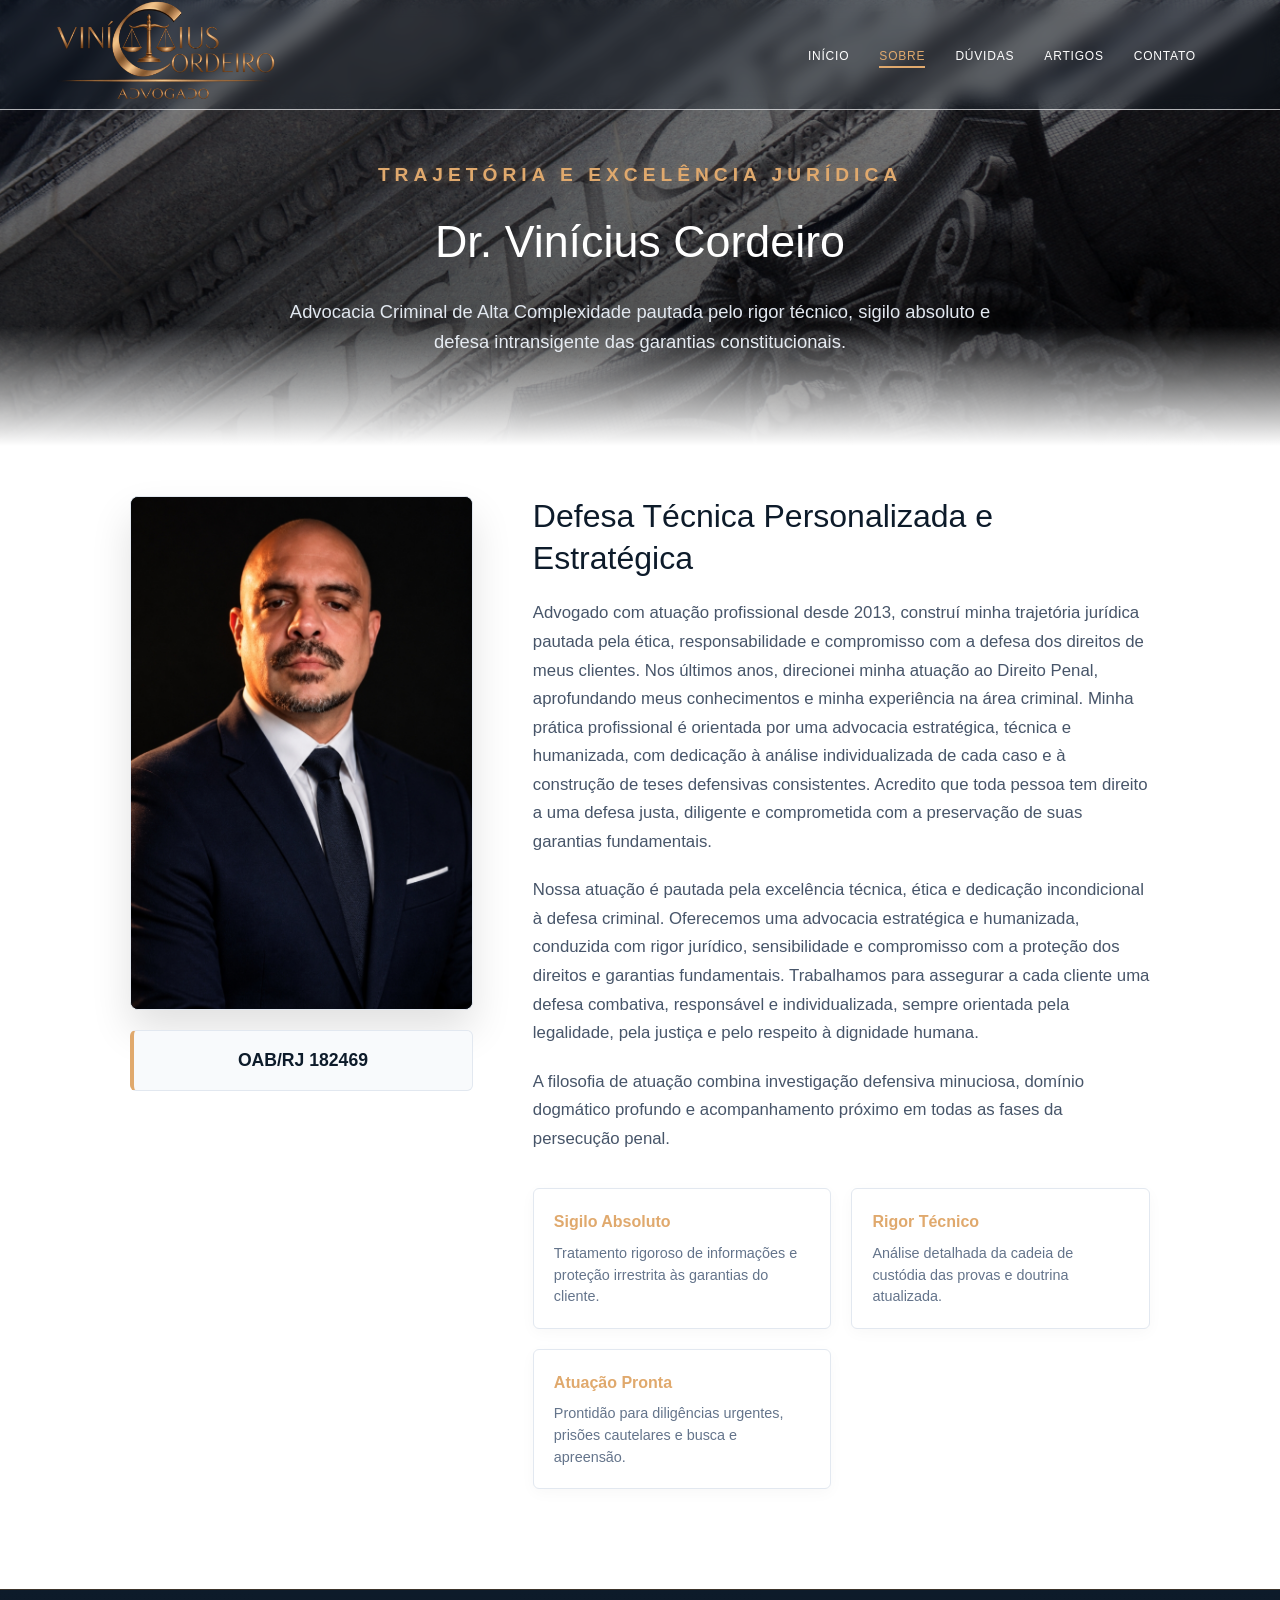
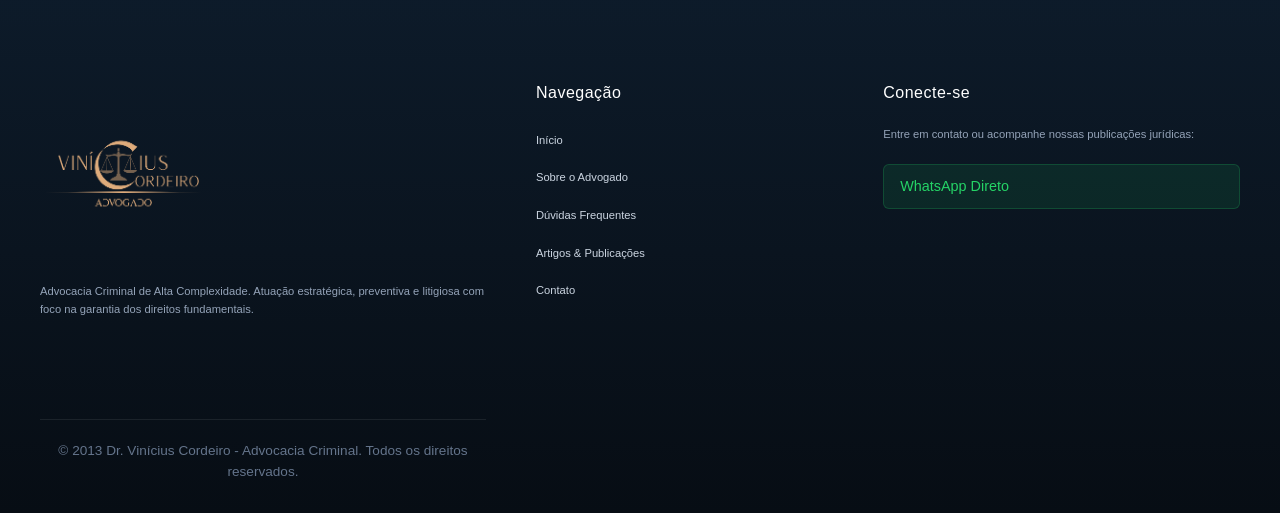
<file: sobre.html>
<!DOCTYPE html>
<html lang="pt-BR">
<head>
    <meta charset="UTF-8">
    <meta name="viewport" content="width=device-width, initial-scale=1.0">
    <title>Sobre o Advogado | Dr. Vinícius Cordeiro - Advocacia Criminal</title>
    <link rel="stylesheet" href="style.css">
</head>
<body>

<!-- Cabeçalho Fixo e Transparente -->
<header class="site-header">
    <div class="header-container">

        <!-- LOGO -->
        <div class="logo">
            <a href="index.html">
                <img src="/img/logo-bronze.png"
                     alt="Dr. Vinícius Cordeiro">
            </a>
        </div>

        <!-- BOTÃO HAMBÚRGUER -->
        <button class="menu-toggle"
                id="menuToggle"
                aria-label="Abrir menu"
                aria-expanded="false"
                aria-controls="mainNav">
            <span></span>
            <span></span>
            <span></span>
        </button>

        <!-- MENU -->
        <nav class="main-nav" id="mainNav">
            <ul>
                <li><a href="index.html">INÍCIO</a></li>
                <li><a href="sobre.html" class="active">SOBRE</a></li>
                <li><a href="duvidas.html">DÚVIDAS</a></li>
                <li><a href="artigos.html">ARTIGOS</a></li>
                <li><a href="contato.html">CONTATO</a></li>
            </ul>
        </nav>

    </div>
</header>

    <!-- Capa Hero -->
    <section class="hero-sobre">
        <div class="hero-sobre-content">
            <span class="subtitulo-topo">TRAJETÓRIA E EXCELÊNCIA JURÍDICA</span>
            <h1>Dr. Vinícius Cordeiro</h1>
            <p>Advocacia Criminal de Alta Complexidade pautada pelo rigor técnico, sigilo absoluto e defesa intransigente das garantias constitucionais.</p>
        </div>
    </section>

    <!-- Seção Perfil & Biografia -->
    <main class="sobre-container">
        <div class="sobre-grid">
            
            <!-- Foto do Advogado -->
            <div class="sobre-foto-col">
                <div class="foto-frame">
                    <img src="/img/WhatsApp Image 2026-11-13 at 16.58.59.jpeg" alt="Dr. Vinícius Cordeiro - Advogado Criminalista">
                </div>
                <div class="oab-card">
                   
                    <span class="oab-numero">OAB/RJ 182469</span>
                </div>
            </div>

            <!-- Texto Institucional -->
            <div class="sobre-texto-col">
                <h2>Defesa Técnica Personalizada e Estratégica</h2>
                <p class="destaque-p">Advogado com atuação profissional desde 2013, construí minha trajetória jurídica pautada pela ética, responsabilidade e compromisso com a defesa dos direitos de meus clientes. Nos últimos anos, direcionei minha atuação ao Direito Penal, aprofundando meus conhecimentos e minha experiência na área criminal.

Minha prática profissional é orientada por uma advocacia estratégica, técnica e humanizada, com dedicação à análise individualizada de cada caso e à construção de teses defensivas consistentes. Acredito que toda pessoa tem direito a uma defesa justa, diligente e comprometida com a preservação de suas garantias fundamentais.</p>
                
                <p>Nossa atuação é pautada pela excelência técnica, ética e dedicação incondicional à defesa criminal. Oferecemos uma advocacia estratégica e humanizada, conduzida com rigor jurídico, sensibilidade e compromisso com a proteção dos direitos e garantias fundamentais. Trabalhamos para assegurar a cada cliente uma defesa combativa, responsável e individualizada, sempre orientada pela legalidade, pela justiça e pelo respeito à dignidade humana.</p>

                <p>A filosofia de atuação combina investigação defensiva minuciosa, domínio dogmático profundo e acompanhamento próximo em todas as fases da persecução penal.</p>

                <!-- Destaques / Pilares -->
                <div class="pilares-grid">
                    <div class="pilar-card">
                        <h4>Sigilo Absoluto</h4>
                        <p>Tratamento rigoroso de informações e proteção irrestrita às garantias do cliente.</p>
                    </div>
                    <div class="pilar-card">
                        <h4>Rigor Técnico</h4>
                        <p>Análise detalhada da cadeia de custódia das provas e doutrina atualizada.</p>
                    </div>
                    <div class="pilar-card">
                        <h4>Atuação Pronta</h4>
                        <p>Prontidão para diligências urgentes, prisões cautelares e busca e apreensão.</p>
                    </div>
                </div>
            </div>

        </div>
    </main>

    <!-- Rodapé Institucional -->
    <footer class="site-footer">
        <div class="footer-container">
            <div class="footer-col sobre">
                <img src="/img/vinicius-sf.png" alt="Dr. Vinícius Cordeiro" class="footer-logo">
                <p>Advocacia Criminal de Alta Complexidade. Atuação estratégica, preventiva e litigiosa com foco na garantia dos direitos fundamentais.</p>
            </div>
            <div class="footer-col links">
                <h4>Navegação</h4>
                <ul>
                    <li><a href="index.html">Início</a></li>
                    <li><a href="sobre.html">Sobre o Advogado</a></li>
                    <li><a href="duvidas.html">Dúvidas Frequentes</a></li>
                    <li><a href="artigos.html">Artigos & Publicações</a></li>
                    <li><a href="contato.html">Contato</a></li>
                
                    
                </ul>
            </div>
            <div class="footer-col redes-contato">
                <h4>Conecte-se</h4>
                <p>Entre em contato ou acompanhe nossas publicações jurídicas:</p>
                <div class="social-links">
                    <a href="https://wa.me/5521976826080" target="_blank" class="social-btn whatsapp"><span>WhatsApp Direto</span></a>
                    
                    
            </div>
        </div>
        <div class="footer-bottom">
            <p>&copy; 2013 Dr. Vinícius Cordeiro - Advocacia Criminal. Todos os direitos reservados.</p>
        </div>
    </footer>

    <script src="script.js"></script>
</body>
</html>
</file>
<file: style.css>
/* Configurações Globais */
* {
    margin: 0;
    padding: 0;
    box-sizing: border-box;
}

body {
    font-family: -apple-system, BlinkMacSystemFont, "Segoe UI", Roboto, Helvetica, Arial, sans-serif;
    background-color: #ffffff;
    color: #1a1a1a;
    line-height: 1.6;
}

/* CABEÇALHO FIXO */
.site-header {
    position: fixed;
    top: 0;
    left: 0;
    width: 100%;
    height: 110px;
    box-sizing: border-box;

    background-color: rgba(13, 27, 42, 0.267);
    backdrop-filter: blur(8px);
    -webkit-backdrop-filter: blur(8px);

    z-index: 1000;
    border-bottom: 1px solid rgba(255, 255, 255, 0.678);
    transition: background-color 0.3s ease;
}

/* CONTAINER DO CABEÇALHO */
.header-container {
    display: flex;
    justify-content: space-between;
    align-items: center;

    width: 90%;
    max-width: 1400px;
    height: 100%;
    margin: 0 auto;
    padding: 0 20px;

    box-sizing: border-box;
    position: relative;
}

.logo {
    display: flex;
    align-items: center;
    margin-left: 0;
    overflow: visible;
    flex-shrink: 0;
}

.logo img {
    height: 80px;
    width: auto;
    max-height: 100px;
    object-fit: contain;

    transform: scale(1.5);
    transform-origin: center;

    transition: transform 0.3s ease, filter 0.3s ease;
}

.logo img:hover {
    transform: scale(1.6);
    filter: drop-shadow(0 0 12px rgba(212, 175, 55, 0.8));
}
/* Menu de Navegação Ampliado */
.main-nav ul {
    list-style: none;
    display: flex;
    gap: 30px; /* Espaçamento equilibrado entre os itens */
    align-items: center;
    margin: 0;
    padding: 0;
}

.main-nav a {
    text-decoration: none;
    color: #ffffff;
    font-size: 0.75rem !important; /* Letras ligeiramente menores e mais delicadas */
    font-weight: 500;
    letter-spacing: 0.8px;
    transition: color 0.2s ease;
}

.main-nav a:hover,
.main-nav a.active {
    color: #e0a96d;
    border-bottom: 2px solid #e0a96d;
    padding-bottom: 3px;
}
/* Hero com Imagem Normal (Sem Filtro Azul Pesado) e Altura Completa */
.hero-institucional {
   position: relative;
    background: linear-gradient(rgba(0, 0, 0, 0.3), rgba(0, 0, 0, 0.5)), 
                url('/img/hero-balanca-azul.jpeg') center/cover no-repeat;
    padding: 160px 40px 90px 40px; /* Afasta o texto do topo para baixo do cabeçalho */
    min-height: 100vh;
    display: flex;
    align-items: center;
    color: #ffffff;
    overflow: hidden; /* Garante que a animação não cause barras de rolagem indesejadas */
/* Animação de entrada suave da imagem */
    animation: heroFadeIn 1.2s ease-out forwards;
}
/* Garante o alinhamento justificado profissional em todos os parágrafos da capa */
.hero-content-left p, 
.hero-content-left h1 {
    text-align: justify !important;
    text-justify: inter-word !important;
}

.hero-inner {
    max-width: 1600px;
    margin: 0 auto;
    width: 100%;
    display: grid;
    grid-template-columns: 1.2fr 0.8fr;
    gap: 60px;
    align-items: center;
}

/* === ANIMAÇÃO DE ENTRADA SUAVE (FADE-IN UP) === */
.hero-content-left {
    animation: fadeInUp 1s ease-out forwards;
}

@keyframes fadeInUp {
    from {
        opacity: 0;
        transform: translateY(30px); /* Começa 30px abaixo */
    }
    to {
        opacity: 1;
        transform: translateY(0); /* Termina na posição original */
    }
}

.subtitulo-topo {
    display: block;
    font-size: 1.20rem;
    letter-spacing: 5px;
    color: #da9836;
    margin-bottom: 15px;
    font-weight: 700;
    text-transform: uppercase;
    text-shadow: 0 0 10px rgba(0, 1, 5, 0.411),
                 0 0 20px rgba(0, 0, 0, 0.856);
    transition: all 0.3s ease;
}

.hero-content-left h1 {
    font-size: 1.25rem;
    font-weight: 400;
    color: #ffffff;
    line-height: 1.3;
    margin-bottom: 25px;
    letter-spacing: -0.5px;
     text-align: left;
    text-justify: inter-word;
}

.hero-content-left p {
    text-align: justify;
    text-justify: inter-word;
}

.hero-acoes {
    display: flex;
    gap: 20px;
}

/* Botões */
.btn-institucional-primary {
    background-color: #4e371ecb;
    color: #f8f8f8;
    padding: 14px 28px;
    text-decoration: none;
    font-size: 0.95rem;
    font-weight: bold;
    letter-spacing: 0.5px;
    transition: background-color 0.2s ease;
    border-radius: 4px;
}

.btn-institucional-primary:hover {
    background-color: #be8418;
}

.btn-institucional-outline {
    background-color: transparent;
    color: #ffffff;
    border: 1px solid #ffffff;
    padding: 14px 28px;
    text-decoration: none;
    font-size: 0.95rem;
    font-weight: 300;
    letter-spacing: 0.5px;
    transition: all 0.2s ease;
    border-radius: 4px;
}

.btn-institucional-outline:hover {
    background-color: #ffffff;
    color: #0d1b2a;
}


/* Acordeão Container */
.accordion-container {
    display: flex;
    flex-direction: column;
    gap: 15px;
}

.accordion-item {
    background-color: #fcfcfc;
    border: 1px solid #e5e7eb;
    border-radius: 6px;
    overflow: hidden;
    transition: all 0.3s ease;
}

.accordion-item:hover {
    border-color: #cbd5e1;
}

.accordion-header {
    width: 100%;
    background: none;
    border: none;
    padding: 22px 25px;
    display: flex;
    justify-content: space-between;
    align-items: center;
    text-align: left;
    font-size: 1.1rem;
    font-weight: 600;
    color: #0d1b2a;
    cursor: pointer;
    transition: color 0.2s ease;
}

.accordion-header:hover {
    color: #e0a96d; /* Dourado institucional */
}

.accordion-header .icon {
    font-size: 1.5rem;
    font-weight: 300;
    color: #e0a96d;
    transition: transform 0.3s ease;
}

.accordion-body {
    max-height: 0;
    overflow: hidden;
    transition: max-height 0.35s ease-out;
    background-color: #ffffff;
}

.accordion-content {
    padding: 0 25px 25px 25px;
    color: #4b5563;
    font-size: 1.05rem;
    line-height: 1.7;
    border-top: 1px solid #f3f4f6;
}

/* Quando o item estiver ativo (aberto) */
.accordion-item.active {
    border-color: #e0a96d;
    box-shadow: 0 4px 12px rgba(0, 0, 0, 0.03);
}

.accordion-item.active .accordion-header .icon {
    transform: rotate(45deg); /* Transforma o mais (+) em um 'x' ou inclina */
}

/* Bloco CTA final da página */
.faq-cta {
    margin-top: 70px;
    text-align: center;
    background-color: #0d1b2a;
    padding: 50px 30px;
    border-radius: 8px;
    color: #ffffff;
}

.faq-cta h3 {
    font-size: 1.8rem;
    font-weight: 400;
    margin-bottom: 12px;
}

.faq-cta p {
    color: #cbd5e1;
    margin-bottom: 25px;
    font-size: 1.05rem;
}

.faq-cta .btn-institucional-primary {
    display: inline-block;
}
/* Hero com Imagem da Página de Dúvidas */
.hero-duvidas {
    position: relative;
    background: linear-gradient(rgba(0, 0, 0, 0.3), rgba(0, 0, 0, 0.6)), 
                url('/img/logo-duvidas.png') center/cover no-repeat;
    padding: 160px 40px 100px 40px; /* Dá espaço para o header transparente flutuante */
    min-height: 50vh;
    display: flex;
    align-items: center;
    justify-content: center;
    text-align: center;
    color: #ffffff;
    /* Animação de entrada suave da imagem */
    animation: heroFadeIn 1.2s ease-out forwards;
}
/* Modifica a cor do subtítulo exclusivamente na página de dúvidas */
.hero-duvidas .subtitulo-topo {
    color: #cf8f05d3; /* Escolha a cor aqui (ex: #e0a96d para dourado, #ffffff para branco) */
    text-shadow: 0 0 10px rgba(10, 5, 0, 0.582); /* Leve iluminação em sintonia com a nova cor */
}

.hero-duvidas-content {
    max-width: 850px;
    margin: 0 auto;
}

.hero-duvidas-content h1 {
    font-size: 2.8rem;
    font-weight: 400;
    color: #ffffff;
    line-height: 1.25;
    margin: 15px 0 20px 0;
    letter-spacing: -0.5px;
}

.hero-duvidas-content p {
    font-size: 1.15rem;
    color: #e2e8f0;
    line-height: 1.6;
    max-width: 750px;
    margin: 0 auto;
}

/* Ajuste no Container do Acordeão */
.faq-page-container {
    max-width: 900px;
    margin: 60px auto 100px auto; /* Afastamento ajustado em relação à nova capa */
    padding: 0 50px;
}
/* Efeito de Transição Suave (Fade) da Capa para o Branco */
.hero-duvidas {
    position: relative; /* Já deve ter, mas garanta que está aqui */
}

/* Cria uma sobreposição degradê na base da imagem que vai do transparente para o branco puro */
.hero-duvidas::after {
    content: '';
    position: absolute;
    bottom: 0;
    left: 0;
    width: 100%;
    height: 120px; /* Altura da transição suave */
    background: linear-gradient(to bottom, rgba(255, 255, 255, 0) 0%, #ffffff 100%);
    pointer-events: none; /* Garante que os cliques passem direto por cima */
}

/* Hero da Página de Artigos */
.hero-artigos {
    position: relative;
    background: linear-gradient(rgba(0, 0, 0, 0.4), rgba(0, 0, 0, 0.7)), 
                url('/img/img-artigos.png') center/cover no-repeat;
    padding: 160px 40px 100px 40px;
    min-height: 45vh;
    display: flex;
    align-items: center;
    justify-content: center;
    text-align: center;
    color: #ffffff;
    /* Animação de entrada suave da imagem */
    animation: heroFadeIn 1.2s ease-out forwards;
}

/* Transição Suave (Fade) da Imagem para o Fundo */
.hero-artigos::after {
    content: '';
    position: absolute;
    bottom: 0;
    left: 0;
    width: 100%;
    height: 120px;
    background: linear-gradient(to bottom, rgba(255, 255, 255, 0) 0%, #ffffff 100%);
    pointer-events: none;
}

.hero-artigos-content {
    max-width: 850px;
    margin: 0 auto;
}

/* Subtítulo específico da página de artigos */
.hero-artigos .subtitulo-topo {
    color: #e0a96d; /* Dourado */
    text-shadow: 0 0 10px rgba(224, 169, 109, 0.3);
}

.hero-artigos-content h1 {
    font-size: 2.8rem;
    font-weight: 400;
    color: #ffffff;
    margin: 15px 0 20px 0;
}

.hero-artigos-content p {
    font-size: 1.15rem;
    color: #e2e8f0;
    max-width: 750px;
    margin: 0 auto;
}

/* Container de Artigos */
.artigos-container {
    max-width: 900px;
    margin: 40px auto 100px auto;
    padding: 0 40px;
    display: flex;
    flex-direction: column;
    gap: 40px;
}


.artigo-card {
    border-bottom: 1px solid #e2e8f0;
    padding-bottom: 35px;
}

.artigo-meta {
    display: flex;
    gap: 15px;
    font-size: 0.85rem;
    margin-bottom: 12px;
}

.artigo-categoria {
    color: #e0a96d;
    font-weight: 600;
    text-transform: uppercase;
    letter-spacing: 1px;
}

.artigo-data {
    color: #94a3b8;
}

.artigo-card h2 {
    font-size: 1.7rem;
    font-weight: 500;
    color: #0d1b2a;
    margin-bottom: 15px;
    line-height: 1.3;
}

.artigo-resumo {
    font-size: 1.05rem;
    color: #475569;
    line-height: 1.6;
    margin-bottom: 20px;
}

/* Conteúdo Expandível */
.artigo-full-content {
    max-height: 0;
    overflow: hidden;
    transition: max-height 0.4s ease-out, opacity 0.3s ease;
    opacity: 0;
    color: #334155;
    font-size: 1.05rem;
    line-height: 1.7;
}

.artigo-full-content.open {
    opacity: 1;
    margin-bottom: 20px;
}

.artigo-full-content p {
    margin-bottom: 15px;
}

/* Botão Ler Mais */
.btn-ler-mais {
    background: none;
    border: none;
    color: #e0a96d;
    font-weight: 600;
    font-size: 0.95rem;
    cursor: pointer;
    padding: 0;
    transition: color 0.2s ease;
}

.btn-ler-mais:hover {
    color: #0d1b2a;
}
/* Hero da Área do Cliente */
.hero-cliente {
    position: relative;
    background: linear-gradient(rgba(0, 0, 0, 0.4), rgba(0, 0, 0, 0.7)), 
                url('/img/consulta-img.png') center/cover no-repeat;
    padding: 160px 40px 90px 40px;
    min-height: 40vh;
    display: flex;
    align-items: center;
    justify-content: center;
    text-align: center;
    color: #ffffff;
}

.hero-cliente::after {
    content: '';
    position: absolute;
    bottom: 0;
    left: 0;
    width: 100%;
    height: 120px;
    background: linear-gradient(to bottom, rgba(255, 255, 255, 0) 0%, #ffffff 100%);
    pointer-events: none;
}

.hero-cliente-content {
    max-width: 850px;
    margin: 0 auto;
}

.hero-cliente .subtitulo-topo {
    color: #e0a96d;
    text-shadow: 0 0 10px rgba(224, 169, 109, 0.3);
}

.hero-cliente-content h1 {
    font-size: 2.8rem;
    font-weight: 400;
    color: #ffffff;
    margin: 15px 0 20px 0;
}

.hero-cliente-content p {
    font-size: 1.15rem;
    color: #e2e8f0;
    max-width: 750px;
    margin: 0 auto;
}

/* Container & Card de Login */
.login-container {
    max-width: 480px;
    margin: 30px auto 100px auto;
    padding: 0 20px;
}

.login-card {
    background: #ffffff;
    border: 1px solid #e2e8f0;
    border-radius: 8px;
    padding: 40px 35px;
    box-shadow: 0 15px 35px rgba(0, 0, 0, 0.06);
}

.login-header {
    text-align: center;
    margin-bottom: 30px;
}

.login-header h2 {
    font-size: 1.7rem;
    color: #0d1b2a;
    font-weight: 500;
    margin-bottom: 8px;
}

.login-header p {
    color: #64748b;
    font-size: 0.95rem;
    line-height: 1.5;
}

.form-group {
    margin-bottom: 20px;
    text-align: left;
}

.form-group label {
    display: block;
    font-size: 0.85rem;
    font-weight: 600;
    color: #1e293b;
    margin-bottom: 8px;
    text-transform: uppercase;
    letter-spacing: 0.5px;
}

.form-group input {
    width: 100%;
    padding: 14px 16px;
    border: 1px solid #cbd5e1;
    border-radius: 6px;
    font-size: 1rem;
    outline: none;
    transition: border-color 0.2s ease, box-shadow 0.2s ease;
    box-sizing: border-box;
}

.form-group input:focus {
    border-color: #e0a96d;
    box-shadow: 0 0 0 3px rgba(224, 169, 109, 0.15);
}

.form-options {
    display: flex;
    justify-content: space-between;
    align-items: center;
    font-size: 0.85rem;
    margin-bottom: 25px;
    color: #64748b;
}

.checkbox-remember {
    display: flex;
    align-items: center;
    gap: 6px;
    cursor: pointer;
}

.link-esqueceu {
    color: #e0a96d;
    text-decoration: none;
    font-weight: 500;
}

.link-esqueceu:hover {
    text-decoration: underline;
}

.btn-login-submit {
    width: 100%;
    background-color: #0d1b2a;
    color: #ffffff;
    border: none;
    padding: 15px;
    border-radius: 6px;
    font-size: 1rem;
    font-weight: 600;
    cursor: pointer;
    transition: background-color 0.2s ease;
}

.btn-login-submit:hover {
    background-color: #e0a96d;
}
/* Hero da Página Sobre */
.hero-sobre {
    position: relative;
    background: linear-gradient(rgba(0, 0, 0, 0.45), rgba(0, 0, 0, 0.75)), 
                url('/img/justiça-img.png') center/cover no-repeat;
    padding: 160px 40px 90px 40px;
    min-height: 40vh;
    display: flex;
    align-items: center;
    justify-content: center;
    text-align: center;
    color: #ffffff;
    /* Animação de entrada suave da imagem */
    animation: heroFadeIn 1.2s ease-out forwards;
}

.hero-sobre::after {
    content: '';
    position: absolute;
    bottom: 0;
    left: 0;
    width: 100%;
    height: 120px;
    background: linear-gradient(to bottom, rgba(255, 255, 255, 0) 0%, #ffffff 100%);
    pointer-events: none;
}

.hero-sobre-content {
    max-width: 850px;
    margin: 0 auto;
}

.hero-sobre .subtitulo-topo {
    color: #e0a96d;
    text-shadow: 0 0 10px rgba(224, 169, 109, 0.3);
}

.hero-sobre-content h1 {
    font-size: 2.8rem;
    font-weight: 400;
    color: #ffffff;
    margin: 15px 0 20px 0;
}

.hero-sobre-content p {
    font-size: 1.15rem;
    color: #e2e8f0;
    max-width: 750px;
    margin: 0 auto;
}

/* Estrutura Principal da Biografia */
.sobre-container {
    max-width: 1100px;
    margin: 50px auto 100px auto;
    padding: 0 40px;
}

.sobre-grid {
    display: grid;
    grid-template-columns: 1fr 1.8fr;
    gap: 60px;
    align-items: start;
}

/* Coluna da Foto */
.foto-frame {
    border-radius: 8px;
    overflow: hidden;
    box-shadow: 0 20px 40px rgba(0, 0, 0, 0.12);
    border: 1px solid #e2e8f0;
    background-color: #0d1b2a;
}

.foto-frame img {
    width: 100%;
    height: auto;
    display: block;
    object-fit: cover;
}

.oab-card {
    margin-top: 20px;
    background-color: #f8fafc;
    border: 1px solid #e2e8f0;
    border-left: 4px solid #e0a96d;
    padding: 15px 20px;
    border-radius: 6px;
    text-align: center;
}

.oab-titulo {
    display: block;
    font-size: 0.8rem;
    color: #64748b;
    text-transform: uppercase;
    font-weight: 600;
    letter-spacing: 1px;
}

.oab-numero {
    font-size: 1.1rem;
    color: #0d1b2a;
    font-weight: 600;
    margin-top: 4px;
}

/* Coluna de Texto */
.sobre-texto-col h2 {
    font-size: 2rem;
    color: #0d1b2a;
    font-weight: 500;
    margin-bottom: 20px;
    line-height: 1.3;
}

.destaque-p {
    font-size: 1.15rem;
    color: #334155;
    line-height: 1.7;
    font-weight: 500;
    margin-bottom: 20px;
}

.sobre-texto-col p {
    font-size: 1.05rem;
    color: #475569;
    line-height: 1.7;
    margin-bottom: 20px;
}

/* Cards de Pilares de Atuação */
.pilares-grid {
    display: grid;
    grid-template-columns: repeat(auto-fit, minmax(200px, 1fr));
    gap: 20px;
    margin-top: 35px;
}

.pilar-card {
    background-color: #ffffff;
    border: 1px solid #e2e8f0;
    border-radius: 6px;
    padding: 20px;
    box-shadow: 0 4px 15px rgba(0, 0, 0, 0.03);
}

.pilar-card h4 {
    color: #e0a96d;
    font-size: 1rem;
    font-weight: 600;
    margin-bottom: 8px;
}

.pilar-card p {
    font-size: 0.9rem;
    color: #64748b;
    line-height: 1.5;
    margin-bottom: 0;
}

/* Ajuste Responsivo */
@media (max-width: 900px) {
    .sobre-grid {
        grid-template-columns: 1fr;
        gap: 40px;
    }
}

.login-footer {
    margin-top: 25px;
    padding-top: 20px;
    border-top: 1px solid #f1f5f9;
    text-align: center;
    font-size: 0.85rem;
    color: #64748b;
    line-height: 1.5;
}

.login-footer a {
    color: #0d1b2a;
    font-weight: 600;
    text-decoration: underline;
}

.login-mensagem {
    margin-top: 20px;
}

/* Rodapé Institucional com Degradê e Transição Suave */
.site-footer {
    position: relative;
    background: linear-gradient(to bottom, #0d1b2a 0%, #070d14 100%);
    color: #94a3b8;
    padding: 90px 40px 30px 40px;
    border-top: 1px solid rgba(224, 169, 109, 0.25);
    overflow: hidden;
}

/* Efeito de transição suave (Fade superior) */
.site-footer::before {
    content: '';
    position: absolute;
    top: 0;
    left: 0;
    width: 100%;
    height: 40px;
    background: linear-gradient(to bottom, rgba(13, 27, 42, 0.4), transparent);
    pointer-events: none;
}

.footer-container {
    max-width: 1350px;
    margin: 0 auto;
    display: grid;
    grid-template-columns: 1.5fr 1fr 1.2fr;
    gap: 50px;
}

.footer-col h4 {
    color: #ffffff;
    font-size: 1.00rem;
    font-weight: 500;
    margin-bottom: 20px;
    letter-spacing: 0.5px;
}

.footer-logo {
    max-width: 180px;
    height: auto;
    margin-bottom: 15px;
    filter: brightness(0) saturate(100%) invert(75%) sepia(29%) saturate(545%) hue-rotate(345deg) brightness(92%) contrast(88%);
}

.footer-col.sobre p {
    font-size: 0.7rem;
    line-height: 1.6;
    color: #94a3b8;
}

.footer-col.links ul {
    list-style: none;
    padding: 0;
    margin: 0;
}

.footer-col.links li {
    margin-bottom: 12px;
}

.footer-col.links a {
    color: #cbd5e1;
    text-decoration: none;
    font-size: 0.70rem;
    transition: color 0.2s ease, padding-left 0.2s ease;
}

.footer-col.links a:hover {
    color: #e0a96d;
    padding-left: 5px;
}

.footer-col.redes-contato p {
    font-size: 0.70rem;
    margin-bottom: 20px;
    color: #94a3b8;
}

/* Botões de Redes Sociais */
.social-links {
    display: flex;
    flex-direction: column;
    gap: 10px;
}

.social-btn {
    display: inline-flex;
    align-items: center;
    gap: 12px;
    padding: 10px 16px;
    border-radius: 6px;
    font-size: 0.9rem;
    font-weight: 500;
    text-decoration: none;
    transition: transform 0.2s ease, background-color 0.2s ease, color 0.2s ease;
    border: 1px solid transparent;
}

.social-btn.whatsapp {
    background-color: rgba(37, 211, 102, 0.1);
    color: #25d366;
    border-color: rgba(37, 211, 102, 0.2);
}

.social-btn.whatsapp:hover {
    background-color: #25d366;
    color: #ffffff;
    transform: translateY(-2px);
}

.social-btn.instagram {
    background-color: rgba(225, 48, 108, 0.1);
    color: #e1306c;
    border-color: rgba(225, 48, 108, 0.2);
}

.social-btn.instagram:hover {
    background-color: #e1306c;
    color: #ffffff;
    transform: translateY(-2px);
}

.social-btn.linkedin {
    background-color: rgba(10, 102, 194, 0.1);
    color: #0a66c2;
    border-color: rgba(10, 102, 194, 0.2);
}

.social-btn.linkedin:hover {
    background-color: #0a66c2;
    color: #ffffff;
    transform: translateY(-2px);
}

/* Faixa Inferior de Direitos */
.footer-bottom {
    max-width: 1100px;
    margin: 50px auto 0 auto;
    padding-top: 20px;
    border-top: 1px solid rgba(255, 255, 255, 0.08);
    text-align: center;
    font-size: 0.85rem;
    color: #64748b;
}

/* Ajuste Responsivo para Celular */
@media (max-width: 768px) {
    .footer-container {
        grid-template-columns: 1fr;
        gap: 35px;
    }
}

/* Container Principal de Contato */

/* --- IMAGEM EXCLUSIVA DA PÁGINA DE CONTATO --- */
/* --- ANIMAÇÃO DE FADE-IN PARA A CAPA/HERO --- */
@keyframes heroFadeIn {
    from {
        opacity: 0;
        transform: scale(1.05); /* Começa levemente ampliada */
    }
    to {
        opacity: 1;
        transform: scale(1); /* Volta ao tamanho normal suavemente */
    }
}

/* --- IMAGEM EXCLUSIVA DA PÁGINA DE CONTATO (COM TRANSIÇÃO E BLUR/DEGRADÊ NA BASE) --- */
.hero-contato {
    position: relative;
    background: linear-gradient(rgba(0, 0, 0, 0.5), rgba(0, 0, 0, 0.7)), 
                url('/img/img-contato.png') center/cover no-repeat;
    padding: 160px 20px 120px 20px;
    text-align: center;
    color: #ffffff;
    min-height: 40vh;
    display: flex;
    align-items: center;
    justify-content: center;
    overflow: hidden;
    
    /* Animação de entrada suave da imagem */
    animation: heroFadeIn 1.2s ease-out forwards;
}

/* Transição / Esfumado na parte inferior da imagem */
.hero-contato::after {
    content: '';
    position: absolute;
    bottom: 0;
    left: 0;
    width: 100%;
    height: 100px; /* Altura do efeito de transição */
    background: linear-gradient(to bottom, transparent, rgba(255, 255, 255, 0.95), #ffffff);
    pointer-events: none; /* Garante que não atrapalhe cliques na tela */
}
.contato-container {
    max-width: 1200px;
    margin: 60px auto;
    padding: 0 20px;
    animation: fadeInUp 1s ease-out forwards;
}

.contato-grid {
    display: grid;
    grid-template-columns: 1fr 1.2fr;
    gap: 50px;
    align-items: start;
}

/* Coluna de Informações */
.contato-info h2, 
.contato-form-wrapper h2 {
    color: #8d640b;
    font-size: 1.8rem;
    margin-bottom: 15px;
    font-weight: 500;
}

.contato-info > p {
    color: #554d01;
    margin-bottom: 30px;
    line-height: 1.6;
}

.info-card-item {
    display: flex;
    gap: 20px;
    background: rgba(255, 255, 255, 0.03);
    border: 1px solid rgba(5, 5, 4, 0.897);
    padding: 20px;
    border-radius: 6px;
    margin-bottom: 20px;
    transition: border-color 0.3s ease;
}

.info-card-item:hover {
    border-color: #020202;
}

.info-icon {
    font-size: 1.8rem;
}

.info-card-item h3 {
    color: #8a7607;
    font-size: 1.1rem;
    margin-bottom: 5px;
}

.info-card-item p {
    color: #94a3b8;
    font-size: 0.95rem;
    line-height: 1.4;
}

.link-whatsapp-direto {
    display: inline-block;
    margin-top: 8px;
    color: #22c55e;
    font-weight: 600;
    text-decoration: none;
    font-size: 0.9rem;
}

.link-whatsapp-direto:hover {
    text-decoration: underline;
}

/* Formulário de Contato */
.contato-form-wrapper {
    background: rgba(243, 243, 245, 0.192);
    border: 1px solid rgba(223, 0, 0, 0.08);
    padding: 40px;
    border-radius: 8px;
    box-shadow: 0 10px 30px rgba(0,0,0,0.3);
}

.form-group {
    margin-bottom: 20px;
}

.form-group label {
    display: block;
    color: #c2970a;
    font-size: 0.9rem;
    margin-bottom: 8px;
    font-weight: 500;
}

.form-group input,
.form-group select,
.form-group textarea {
    width: 100%;
    padding: 12px 15px;
    background: rgba(235, 231, 213, 0.521);
    border: 1px solid rgba(0, 0, 0, 0.849);
    border-radius: 4px;
    color: #131316;
    font-size: 0.95rem;
    outline: none;
    transition: border-color 0.3s ease;
}

.form-group input:focus,
.form-group select:focus,
.form-group textarea:focus {
    border-color: #493c03;
}

.form-group select option {
    background: #a8820369;
    color: #000000;
}

.btn-enviar-mensagem {
    width: 100%;
    background-color: #c4a77d;
    color: #0b111e;
    padding: 14px;
    font-weight: bold;
    border: none;
    border-radius: 4px;
    cursor: pointer;
    font-size: 1rem;
    transition: background-color 0.3s ease;
}

.btn-enviar-mensagem:hover {
    background-color: #857c04;
}

/* Responsividade para Dispositivos Móveis */
@media (max-width: 768px) {
    .contato-grid {
        grid-template-columns: 1fr;
        gap: 30px;
    }
}
/* Card de Plantão Urgente - Destaque Fino */
.info-card-item.card-plantao-urgente {
    background: linear-gradient(135deg, rgba(255, 255, 255, 0.05) 0%, rgba(196, 167, 125, 0.08) 100%);
    border: 1px solid rgba(196, 167, 125, 0.35); /* Borda dourada institucional */
    box-shadow: 0 10px 25px rgba(0, 0, 0, 0.25);
    position: relative;
    overflow: hidden;
    transition: all 0.3s ease;
}

.info-card-item.card-plantao-urgente:hover {
    border-color: rgba(196, 167, 125, 0.7);
    transform: translateY(-2px);
    box-shadow: 0 14px 30px rgba(0, 0, 0, 0.35);
}

/* Detalhe do Ícone */
.icon-wpp-glow {
    filter: drop-shadow(0 0 8px rgba(34, 197, 94, 0.4));
}

.info-card-body h3 {
    color: #ffffff;
    font-size: 1.15rem;
    font-weight: 600;
    margin-bottom: 6px;
    letter-spacing: 0.3px;
}

.info-card-body p {
    color: #cbd5e1;
    font-size: 0.95rem;
    margin-bottom: 16px;
    line-height: 1.4;
}





.main-nav a:hover,
.main-nav a.active {
    color: #e0a96d;
}
/* =========================================
   INDEX - AJUSTE RESPONSIVO DA PRIMEIRA TELA
   ========================================= */

@media screen and (max-width: 768px) {

    .hero-institucional {
        width: 100%;
        min-height: 100vh;
        padding: 130px 25px 60px;
        box-sizing: border-box;
    }

    /* Elimina as duas colunas no celular */
    .hero-institucional .hero-inner {
        display: grid;
        grid-template-columns: minmax(0, 1fr);
        width: 100%;
        max-width: 100%;
        gap: 0;
        margin: 0 auto;
    }

    /* Ocupa toda a largura disponível */
    .hero-institucional .hero-content-left {
        width: 100%;
        max-width: 100%;
        min-width: 0;
    }

    /* Título */
    .hero-institucional .hero-content-left h1 {
        font-size: 1.25rem;
        text-align: left;
        line-height: 1.3;
    }

    /* Parágrafo justificado */
    .hero-institucional .hero-content-left p {
        display: block;
        width: 100%;
        max-width: 100%;
        font-size: 1rem;
        line-height: 1.6;
        text-align: justify !important;
        text-justify: inter-word;
        word-break: normal;
        overflow-wrap: normal;
        hyphens: none;
    }

    /* Coluna lateral vazia */
    .hero-institucional .hero-content-right {
        display: none;
    }

    /* Botão */
    .hero-institucional .hero-acoes {
        flex-wrap: wrap;
    }
}
/* BOTÃO DE ESPECIALIDADES */
.btn-especialidades {
    display: inline-flex;
    align-items: center;
    gap: 12px;
    margin-top: 18px;
    padding: 13px 22px;

    background: transparent;
    color: #ffffff;
    border: 1px solid #b89450;
    border-radius: 4px;

    font-size: 0.95rem;
    font-weight: 600;
    cursor: pointer;
    transition: all 0.3s ease;
}

.btn-especialidades:hover {
    background: #4e371e;
    border-color: #b89450;
}

.seta-especialidades {
    color: #d2ad65;
    font-size: 1.2rem;
}

/* TEXTO EXPANSÍVEL */
.especialidades-conteudo {
    margin-top: 20px;
    padding: 20px;
    border-left: 3px solid #b89450;
    background: rgba(13, 27, 42, 0.65);
    border-radius: 4px;
    animation: aparecerEspecialidades 0.4s ease;
}

.especialidades-conteudo[hidden] {
    display: none;
}

.especialidades-conteudo p {
    color: #ffffff;
    font-size: 0.95rem;
    line-height: 1.7;
    text-align: justify;
    margin-bottom: 18px;
}

.especialidades-conteudo p:last-child {
    margin-bottom: 0;
}

@keyframes aparecerEspecialidades {
    from {
        opacity: 0;
        transform: translateY(-8px);
    }
    to {
        opacity: 1;
        transform: translateY(0);
    }
}
/* ALINHAMENTO DOS BOTÕES NA PRIMEIRA TELA */
.hero-institucional .hero-content-left {
    display: flex;
    flex-direction: column;
    align-items: flex-start;
}

.hero-institucional .hero-acoes {
    display: flex;
    flex-wrap: wrap;
    gap: 15px;
}

.hero-institucional .btn-especialidades {
    display: flex;
    width: 280px;
    min-height: 52px;
    margin: 15px 0 0 0;
    align-items: center;
    justify-content: center;
    align-self: flex-start;
    box-sizing: border-box;
}
/* BOTÃO HAMBÚRGUER */
.menu-toggle {
    display: none;
    width: 30px;
    height: 24px;
    padding: 0;
    border: none;
    background: transparent;
    cursor: pointer;
    flex-direction: column;
    justify-content: space-between;
    z-index: 10002;
}

.menu-toggle span {
    width: 100%;
    height: 3px;
    background: #e0a96d;
    border-radius: 3px;
    transition: all 0.3s ease;
}

/* TRANSFORMAÇÃO EM X */
.menu-toggle.active span:nth-child(1) {
    transform: translateY(10px) rotate(45deg);
}

.menu-toggle.active span:nth-child(2) {
    opacity: 0;
}

.menu-toggle.active span:nth-child(3) {
    transform: translateY(-11px) rotate(-45deg);
}

/* VERSÃO MOBILE */
@media screen and (max-width: 768px) {

    .header-container {
        position: relative;
    }

    .menu-toggle {
        display: flex;
    }

    .main-nav {
        display: none;
        position: absolute;
        top: 100%;
        left: 0;
        width: 100%;
        background: #081525;
        padding: 25px 0;
        border-top: 1px solid #e0a96d;
        z-index: 10001;
    }

    .main-nav.active {
        display: block;
    }

    .main-nav ul {
        flex-direction: column;
        gap: 25px;
    }

    .main-nav a {
        font-size: 0.85rem !important;
    }
}
/* Ajuste do logo somente em celulares */
@media screen and (max-width: 768px) {
    .logo img {
        height: 65px;
        max-height: 65px;
        transform: scale(1.2);
    }
}
</file>
